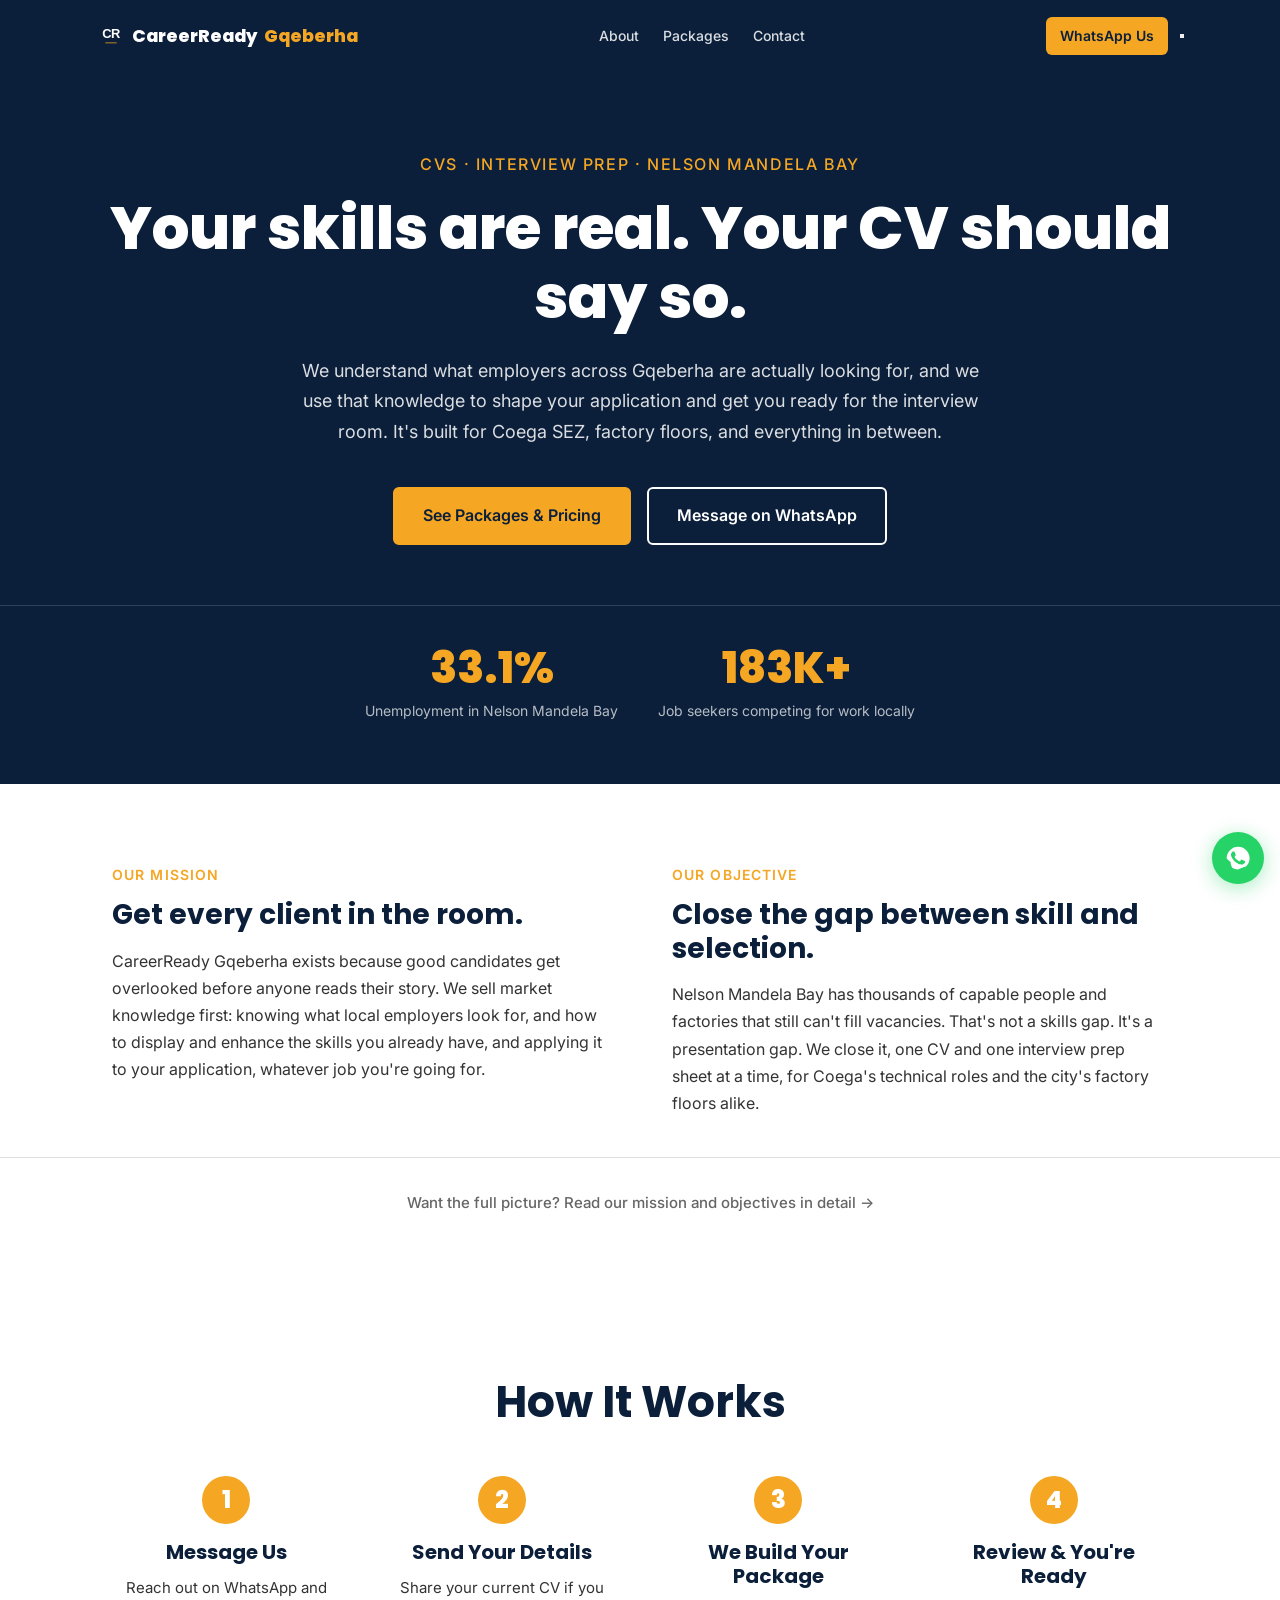
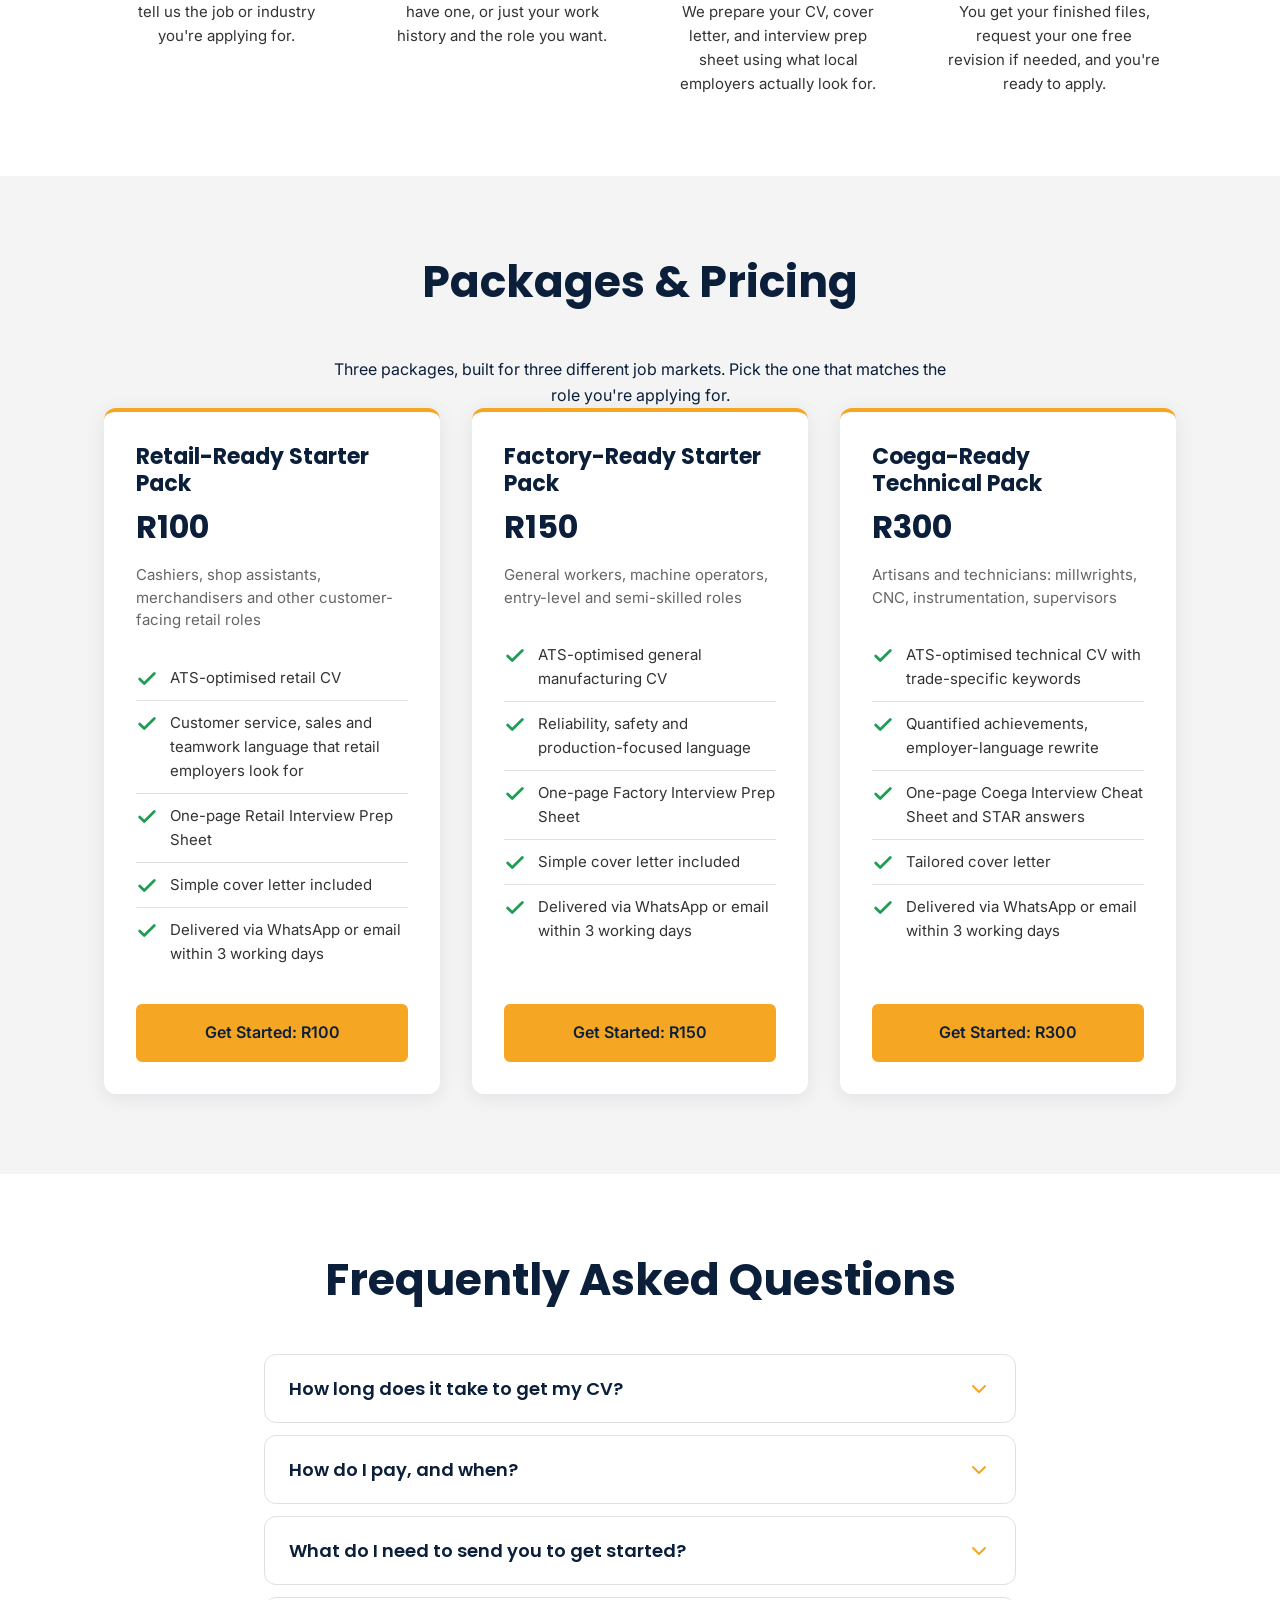
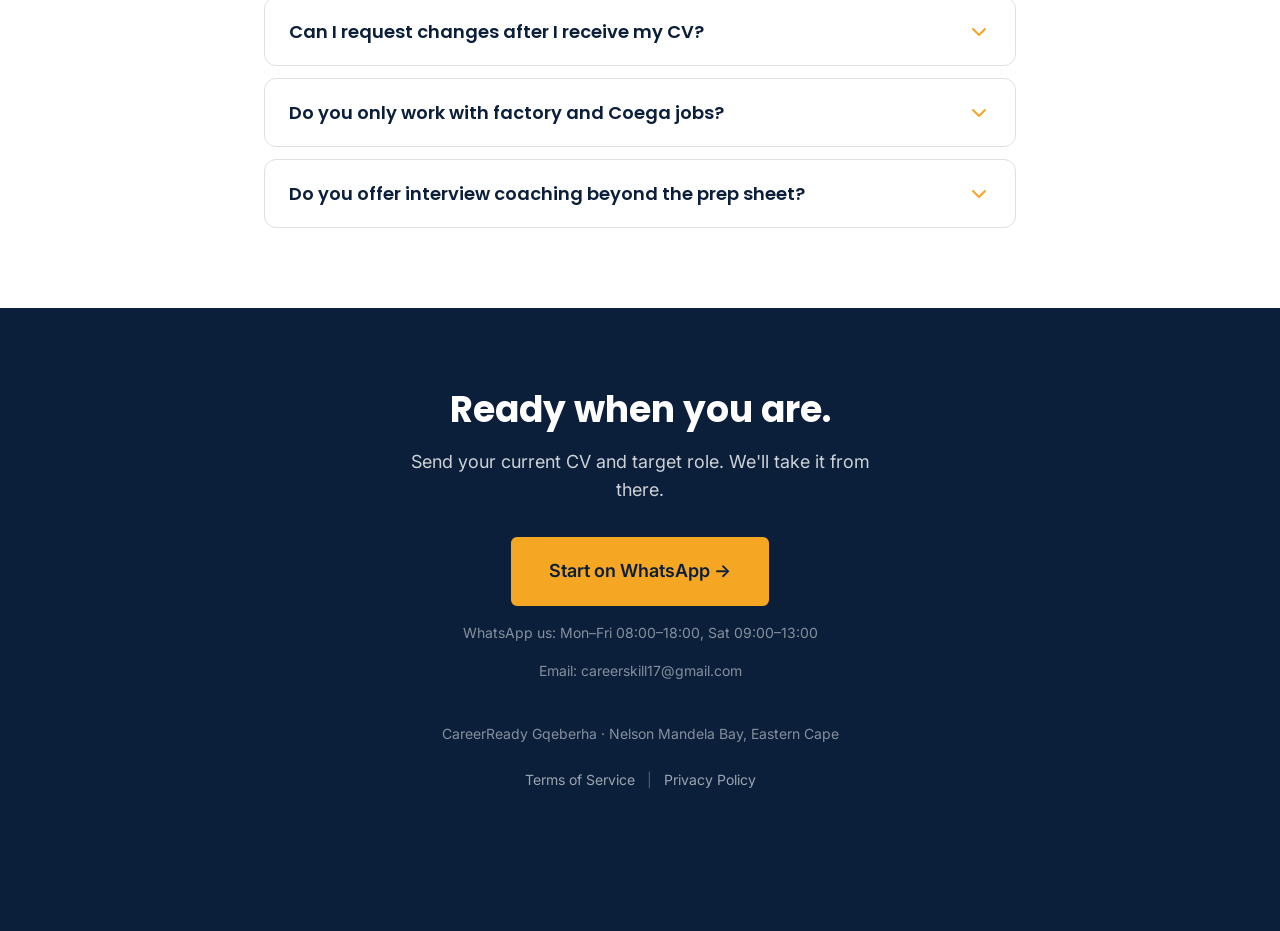
<file: index.html>
<!DOCTYPE html>
<html lang="en">
<head>
  <meta charset="UTF-8">
  <meta name="viewport" content="width=device-width, initial-scale=1.0">
  <meta name="description" content="CareerReady Gqeberha: Professional CV writing and interview prep for job seekers in Nelson Mandela Bay, Eastern Cape.">
  <title>CareerReady Gqeberha | CV Writing & Interview Prep</title>
  <link rel="preconnect" href="https://fonts.googleapis.com">
  <link rel="preconnect" href="https://fonts.gstatic.com" crossorigin>
  <link href="https://fonts.googleapis.com/css2?family=Inter:wght@400;500;600&family=Poppins:wght@700;800&display=swap" rel="stylesheet">
  <link rel="stylesheet" href="css/style.css">
  <link rel="icon" type="image/svg+xml" href="data:image/svg+xml,%3Csvg xmlns='http://www.w3.org/2000/svg' viewBox='0 0 100 100'%3E%3Ccircle cx='50' cy='50' r='50' fill='%230B1F3A'/%3E%3Ctext x='50' y='62' font-family='Arial, sans-serif' font-weight='900' font-size='42' fill='%23FFFFFF' text-anchor='middle'%3ECR%3C/text%3E%3Crect x='30' y='72' width='40' height='4' rx='2' fill='%23F5A623'/%3E%3C/svg%3E">
  <meta property="og:title" content="CareerReady Gqeberha - CVs & Interview Prep">
  <meta property="og:description" content="We know what Nelson Mandela Bay employers look for. CVs, cover letters, and interview prep built for local job seekers.">
  <meta property="og:type" content="website">
  <meta property="og:image" content="https://jarredjuliusbuilds.github.io/Career-ready-GQ/assets/og-image.png">
  <meta property="og:url" content="https://jarredjuliusbuilds.github.io/Career-ready-GQ/">
  <link rel="canonical" href="https://jarredjuliusbuilds.github.io/Career-ready-GQ/">
  <meta name="twitter:card" content="summary_large_image">
  <meta name="twitter:title" content="CareerReady Gqeberha - CVs & Interview Prep">
  <meta name="twitter:description" content="We know what Nelson Mandela Bay employers look for. CVs, cover letters, and interview prep built for local job seekers.">
  <meta name="twitter:image" content="https://jarredjuliusbuilds.github.io/Career-ready-GQ/assets/og-image.png">
</head>
<body>
  <a href="#main" class="skip-link">Skip to main content</a>
  <div id="scrollProgress" class="scroll-progress" aria-hidden="true"></div>

  <nav class="nav" role="navigation" aria-label="Main navigation">
    <div class="nav__inner">
      <a href="#top" class="nav__logo" aria-label="CareerReady Gqeberha home">
        <span class="nav__logo-badge" aria-hidden="true">
          <svg width="40" height="40" viewBox="0 0 1000 1000" xmlns="http://www.w3.org/2000/svg">
            <circle cx="500" cy="500" r="500" fill="#0B1F3A"/>
            <text x="500" y="565" font-family="Arial, sans-serif" font-weight="900"
              font-size="430" letter-spacing="-16" fill="#FFFFFF" text-anchor="middle">CR</text>
            <rect x="305" y="713" width="390" height="26" rx="13" fill="#F5A623"/>
          </svg>
        </span>
        CareerReady <span class="nav__logo--accent">Gqeberha</span>
      </a>
      <ul class="nav__links" role="list">
        <li><a href="#about" class="nav__link">About</a></li>
        <li><a href="#packages" class="nav__link">Packages</a></li>
        <li><a href="#contact" class="nav__link">Contact</a></li>
      </ul>
      <div class="nav__actions">
        <a href="https://wa.me/27759055192" class="nav__cta" target="_blank" rel="noopener noreferrer" aria-label="Message us on WhatsApp">WhatsApp Us</a>
        <button id="hamburger" class="hamburger" aria-label="Open navigation menu" aria-expanded="false" aria-controls="mobileMenu" type="button">
          <span class="hamburger__line" aria-hidden="true"></span>
          <span class="hamburger__line" aria-hidden="true"></span>
          <span class="hamburger__line" aria-hidden="true"></span>
        </button>
      </div>
    </div>
  </nav>

  <div id="mobileMenuOverlay" class="mobile-menu-overlay" aria-hidden="true"></div>
  <aside id="mobileMenu" class="mobile-menu" role="navigation" aria-label="Mobile navigation">
    <a href="#about" class="mobile-menu__link">About</a>
    <a href="#packages" class="mobile-menu__link">Packages</a>
    <a href="#contact" class="mobile-menu__link">Contact</a>
    <a href="https://wa.me/27759055192" class="btn btn--primary mobile-menu__cta" target="_blank" rel="noopener noreferrer">WhatsApp Us</a>
  </aside>

  <header class="hero" id="top" role="banner">
    <div class="hero__content">
      <p class="hero__eyebrow">CVs · Interview Prep · Nelson Mandela Bay</p>
      <h1 class="hero__heading">Your skills are real. Your CV should say so.</h1>
      <p class="hero__subtext">We understand what employers across Gqeberha are actually looking for, and we use that knowledge to shape your application and get you ready for the interview room. It's built for Coega SEZ, factory floors, and everything in between.</p>
      <div class="hero__actions">
        <a href="#packages" class="btn btn--primary">See Packages & Pricing</a>
        <a href="https://wa.me/27759055192" class="btn btn--outline" target="_blank" rel="noopener noreferrer">Message on WhatsApp</a>
      </div>
    </div>
    <div class="hero__stats" role="list" aria-label="Local employment statistics">
      <div class="stat" role="listitem">
        <span class="stat__number">33.1%</span>
        <span class="stat__label">Unemployment in Nelson Mandela Bay</span>
      </div>
      <div class="stat" role="listitem">
        <span class="stat__number">183K+</span>
        <span class="stat__label">Job seekers competing for work locally</span>
      </div>
    </div>
  </header>

  <main id="main">
    <section class="mission" id="about" aria-labelledby="mission-heading">
      <h2 id="mission-heading" class="section__heading visually-hidden">Our Mission & Objective</h2>
      <div class="mission__grid">
        <article class="mission__card">
          <span class="mission__label">Our Mission</span>
          <h3 class="mission__title">Get every client in the room.</h3>
          <p class="mission__text">CareerReady Gqeberha exists because good candidates get overlooked before anyone reads their story. We sell market knowledge first: knowing what local employers look for, and how to display and enhance the skills you already have, and applying it to your application, whatever job you're going for.</p>
        </article>
        <article class="mission__card">
          <span class="mission__label">Our Objective</span>
          <h3 class="mission__title">Close the gap between skill and selection.</h3>
          <p class="mission__text">Nelson Mandela Bay has thousands of capable people and factories that still can't fill vacancies. That's not a skills gap. It's a presentation gap. We close it, one CV and one interview prep sheet at a time, for Coega's technical roles and the city's factory floors alike.</p>
        </article>
      </div>
      <p class="mission__more"><a href="about.html" class="mission__more-link">Want the full picture? Read our mission and objectives in detail →</a></p>
    </section>

    <section class="how-it-works" id="how-it-works" aria-labelledby="how-it-works-heading">
      <h2 id="how-it-works-heading" class="section__heading">How It Works</h2>
      <div class="how-it-works__grid">
        <article class="how-it-works__step">
          <span class="how-it-works__number">1</span>
          <h3 class="how-it-works__title">Message Us</h3>
          <p class="how-it-works__text">Reach out on WhatsApp and tell us the job or industry you're applying for.</p>
        </article>
        <article class="how-it-works__step">
          <span class="how-it-works__number">2</span>
          <h3 class="how-it-works__title">Send Your Details</h3>
          <p class="how-it-works__text">Share your current CV if you have one, or just your work history and the role you want.</p>
        </article>
        <article class="how-it-works__step">
          <span class="how-it-works__number">3</span>
          <h3 class="how-it-works__title">We Build Your Package</h3>
          <p class="how-it-works__text">We prepare your CV, cover letter, and interview prep sheet using what local employers actually look for.</p>
        </article>
        <article class="how-it-works__step">
          <span class="how-it-works__number">4</span>
          <h3 class="how-it-works__title">Review & You're Ready</h3>
          <p class="how-it-works__text">You get your finished files, request your one free revision if needed, and you're ready to apply.</p>
        </article>
      </div>
    </section>

    <section class="packages" id="packages" aria-labelledby="packages-heading">
      <h2 id="packages-heading" class="section__heading">Packages & Pricing</h2>
      <div class="packages__intro">
        <p class="packages__subtext">Three packages, built for three different job markets. Pick the one that matches the role you're applying for.</p>
      </div>
      <div class="packages__grid">
        <article class="package">
          <div class="package__header">
            <h3 class="package__name">Retail-Ready Starter Pack</h3>
            <p class="package__price">R100</p>
          </div>
          <p class="package__target">Cashiers, shop assistants, merchandisers and other customer-facing retail roles</p>
          <ul class="package__features" role="list">
            <li><span class="checkmark" aria-hidden="true"></span>ATS-optimised retail CV</li>
            <li><span class="checkmark" aria-hidden="true"></span>Customer service, sales and teamwork language that retail employers look for</li>
            <li><span class="checkmark" aria-hidden="true"></span>One-page Retail Interview Prep Sheet</li>
            <li><span class="checkmark" aria-hidden="true"></span>Simple cover letter included</li>
            <li><span class="checkmark" aria-hidden="true"></span>Delivered via WhatsApp or email within 3 working days</li>
          </ul>
          <a href="https://wa.me/27759055192" class="btn btn--primary package__cta" target="_blank" rel="noopener noreferrer">Get Started: R100</a>
        </article>
        <article class="package">
          <div class="package__header">
            <h3 class="package__name">Factory-Ready Starter Pack</h3>
            <p class="package__price">R150</p>
          </div>
          <p class="package__target">General workers, machine operators, entry-level and semi-skilled roles</p>
          <ul class="package__features" role="list">
            <li><span class="checkmark" aria-hidden="true"></span>ATS-optimised general manufacturing CV</li>
            <li><span class="checkmark" aria-hidden="true"></span>Reliability, safety and production-focused language</li>
            <li><span class="checkmark" aria-hidden="true"></span>One-page Factory Interview Prep Sheet</li>
            <li><span class="checkmark" aria-hidden="true"></span>Simple cover letter included</li>
            <li><span class="checkmark" aria-hidden="true"></span>Delivered via WhatsApp or email within 3 working days</li>
          </ul>
          <a href="https://wa.me/27759055192" class="btn btn--primary package__cta" target="_blank" rel="noopener noreferrer">Get Started: R150</a>
        </article>
        <article class="package">
          <div class="package__header">
            <h3 class="package__name">Coega-Ready Technical Pack</h3>
            <p class="package__price">R300</p>
          </div>
          <p class="package__target">Artisans and technicians: millwrights, CNC, instrumentation, supervisors</p>
          <ul class="package__features" role="list">
            <li><span class="checkmark" aria-hidden="true"></span>ATS-optimised technical CV with trade-specific keywords</li>
            <li><span class="checkmark" aria-hidden="true"></span>Quantified achievements, employer-language rewrite</li>
            <li><span class="checkmark" aria-hidden="true"></span>One-page Coega Interview Cheat Sheet and STAR answers</li>
            <li><span class="checkmark" aria-hidden="true"></span>Tailored cover letter</li>
            <li><span class="checkmark" aria-hidden="true"></span>Delivered via WhatsApp or email within 3 working days</li>
          </ul>
          <a href="https://wa.me/27759055192" class="btn btn--primary package__cta" target="_blank" rel="noopener noreferrer">Get Started: R300</a>
        </article>
      </div>
    </section>

    <section class="faq" aria-labelledby="faq-heading">
      <div class="faq__container">
        <h2 id="faq-heading" class="section__heading faq__heading">Frequently Asked Questions</h2>
        <ul class="faq__list">
          <li class="faq__item">
            <button class="faq__question" aria-expanded="false" aria-controls="faq-answer-1" type="button">
              <span>How long does it take to get my CV?</span>
              <span class="faq__icon" aria-hidden="true">
                <svg xmlns="http://www.w3.org/2000/svg" viewBox="0 0 24 24" fill="none" stroke="currentColor" stroke-width="2" stroke-linecap="round" stroke-linejoin="round"><polyline points="6 9 12 15 18 9"></polyline></svg>
              </span>
            </button>
            <div id="faq-answer-1" class="faq__answer" role="region" aria-labelledby="faq-answer-1">
              <div class="faq__answer-content">
                <p>Every package is delivered within 3 working days of receiving your payment and the information we need.</p>
              </div>
            </div>
          </li>
          <li class="faq__item">
            <button class="faq__question" aria-expanded="false" aria-controls="faq-answer-2" type="button">
              <span>How do I pay, and when?</span>
              <span class="faq__icon" aria-hidden="true">
                <svg xmlns="http://www.w3.org/2000/svg" viewBox="0 0 24 24" fill="none" stroke="currentColor" stroke-width="2" stroke-linecap="round" stroke-linejoin="round"><polyline points="6 9 12 15 18 9"></polyline></svg>
              </span>
            </button>
            <div id="faq-answer-2" class="faq__answer" role="region" aria-labelledby="faq-answer-2">
              <div class="faq__answer-content">
                <p>Payment is by EFT bank transfer. Details are sent to you directly on WhatsApp once we've confirmed your package.</p>
              </div>
            </div>
          </li>
          <li class="faq__item">
            <button class="faq__question" aria-expanded="false" aria-controls="faq-answer-3" type="button">
              <span>What do I need to send you to get started?</span>
              <span class="faq__icon" aria-hidden="true">
                <svg xmlns="http://www.w3.org/2000/svg" viewBox="0 0 24 24" fill="none" stroke="currentColor" stroke-width="2" stroke-linecap="round" stroke-linejoin="round"><polyline points="6 9 12 15 18 9"></polyline></svg>
              </span>
            </button>
            <div id="faq-answer-3" class="faq__answer" role="region" aria-labelledby="faq-answer-3">
              <div class="faq__answer-content">
                <p>Your current CV if you have one, and the job or role you're applying for. If you don't have a CV yet, that's fine too. Just tell us about your work history and the role you want.</p>
              </div>
            </div>
          </li>
          <li class="faq__item">
            <button class="faq__question" aria-expanded="false" aria-controls="faq-answer-4" type="button">
              <span>Can I request changes after I receive my CV?</span>
              <span class="faq__icon" aria-hidden="true">
                <svg xmlns="http://www.w3.org/2000/svg" viewBox="0 0 24 24" fill="none" stroke="currentColor" stroke-width="2" stroke-linecap="round" stroke-linejoin="round"><polyline points="6 9 12 15 18 9"></polyline></svg>
              </span>
            </button>
            <div id="faq-answer-4" class="faq__answer" role="region" aria-labelledby="faq-answer-4">
              <div class="faq__answer-content">
                <p>Yes, every package includes one free revision, as long as it's requested within 7 days of delivery.</p>
              </div>
            </div>
          </li>
          <li class="faq__item">
            <button class="faq__question" aria-expanded="false" aria-controls="faq-answer-5" type="button">
              <span>Do you only work with factory and Coega jobs?</span>
              <span class="faq__icon" aria-hidden="true">
                <svg xmlns="http://www.w3.org/2000/svg" viewBox="0 0 24 24" fill="none" stroke="currentColor" stroke-width="2" stroke-linecap="round" stroke-linejoin="round"><polyline points="6 9 12 15 18 9"></polyline></svg>
              </span>
            </button>
            <div id="faq-answer-5" class="faq__answer" role="region" aria-labelledby="faq-answer-5">
              <div class="faq__answer-content">
                <p>No, we have three built packages (retail, factory and Coega), but we write CVs for any job. Message us on WhatsApp and we'll tell you which package fits, or tailor something to your role.</p>
              </div>
            </div>
          </li>
          <li class="faq__item">
            <button class="faq__question" aria-expanded="false" aria-controls="faq-answer-6" type="button">
              <span>Do you offer interview coaching beyond the prep sheet?</span>
              <span class="faq__icon" aria-hidden="true">
                <svg xmlns="http://www.w3.org/2000/svg" viewBox="0 0 24 24" fill="none" stroke="currentColor" stroke-width="2" stroke-linecap="round" stroke-linejoin="round"><polyline points="6 9 12 15 18 9"></polyline></svg>
              </span>
            </button>
            <div id="faq-answer-6" class="faq__answer" role="region" aria-labelledby="faq-answer-6">
              <div class="faq__answer-content">
                <p>Yes, and it depends on your package. The Coega-Ready Technical Pack includes an optional 30-minute mock interview over WhatsApp video for R250. The Factory-Ready Starter Pack includes an optional 5-minute WhatsApp voice note walking you through your prep sheet for R100.</p>
              </div>
            </div>
          </li>
        </ul>
      </div>
    </section>
  </main>

  <footer class="footer" id="contact" role="contentinfo">
    <div class="footer__content">
      <h2 class="footer__heading">Ready when you are.</h2>
      <p class="footer__text">Send your current CV and target role. We'll take it from there.</p>
      <a href="https://wa.me/27759055192" class="btn btn--primary btn--large" target="_blank" rel="noopener noreferrer">Start on WhatsApp →</a>
      <p class="footer__hours">WhatsApp us: Mon–Fri 08:00–18:00, Sat 09:00–13:00</p>
      <p class="footer__hours">Email: <a href="mailto:careerskill17@gmail.com" class="footer__email">careerskill17@gmail.com</a></p>
      <p class="footer__copyright">CareerReady Gqeberha · Nelson Mandela Bay, Eastern Cape</p>
      <nav class="footer__legal" aria-label="Legal links">
        <a href="terms.html" class="footer__legal-link">Terms of Service</a>
        <span class="footer__legal-separator" aria-hidden="true">|</span>
        <a href="privacy.html" class="footer__legal-link">Privacy Policy</a>
      </nav>
    </div>
  </footer>

  <a href="https://wa.me/27759055192" class="fab-whatsapp" target="_blank" rel="noopener noreferrer" aria-label="Message us on WhatsApp">
    <svg xmlns="http://www.w3.org/2000/svg" viewBox="0 0 24 24" fill="currentColor" width="28" height="28" aria-hidden="true"><path d="M17.472 14.382c-.297-.149-1.758-.867-2.03-.967-.273-.099-.471-.148-.67.15-.197.297-.767.966-.94 1.164-.173.199-.347.223-.644.075-.297-.15-1.255-.463-2.39-1.475-.883-.788-1.48-1.761-1.653-2.059-.173-.297-.018-.458.13-.606.134-.133.298-.347.446-.52.149-.174.198-.298.298-.472.099-.174.05-.369-.025-.52-.075-.149-.669-1.612-.916-2.207-.242-.579-.487-.5-.669-.51-.173-.008-.371-.01-.57-.01-.198 0-.52.074-.792.372-.272.297-1.04 1.016-1.04 2.479 0 1.462 1.065 2.875 1.213 3.074.149.198 2.095 3.2 5.077 4.487.709.306 1.263.489 1.694.625.712.227 1.36.195 1.871.118.571-.085 1.758-.719 2.006-1.413.248-.694.248-1.289.173-1.413-.074-.124-.272-.198-.57-.347m-5.421 7.403h-.004a9.87 9.87 0 01-5.031-1.378 9.86 9.86 0 01-1.379-5.031h-.003A9.87 9.87 0 012.25 12.25c0-2.66 1.09-5.14 2.898-6.937a9.825 9.825 0 016.951-2.914 9.828 9.828 0 016.951 2.914 9.825 9.825 0 012.898 6.937c0 2.659-1.08 5.13-2.887 6.92a9.839 9.839 0 01-3.458 1.137"/></svg>
  </a>

  <button id="scrollToTop" class="scroll-to-top" aria-label="Scroll to top" type="button">
    <svg xmlns="http://www.w3.org/2000/svg" viewBox="0 0 24 24" fill="none" stroke="currentColor" stroke-width="2.5" stroke-linecap="round" stroke-linejoin="round" width="24" height="24" aria-hidden="true"><polyline points="18 15 12 9 6 15"></polyline></svg>
  </button>

  <script src="js/main.js"></script>
</body>
</html>
</file>
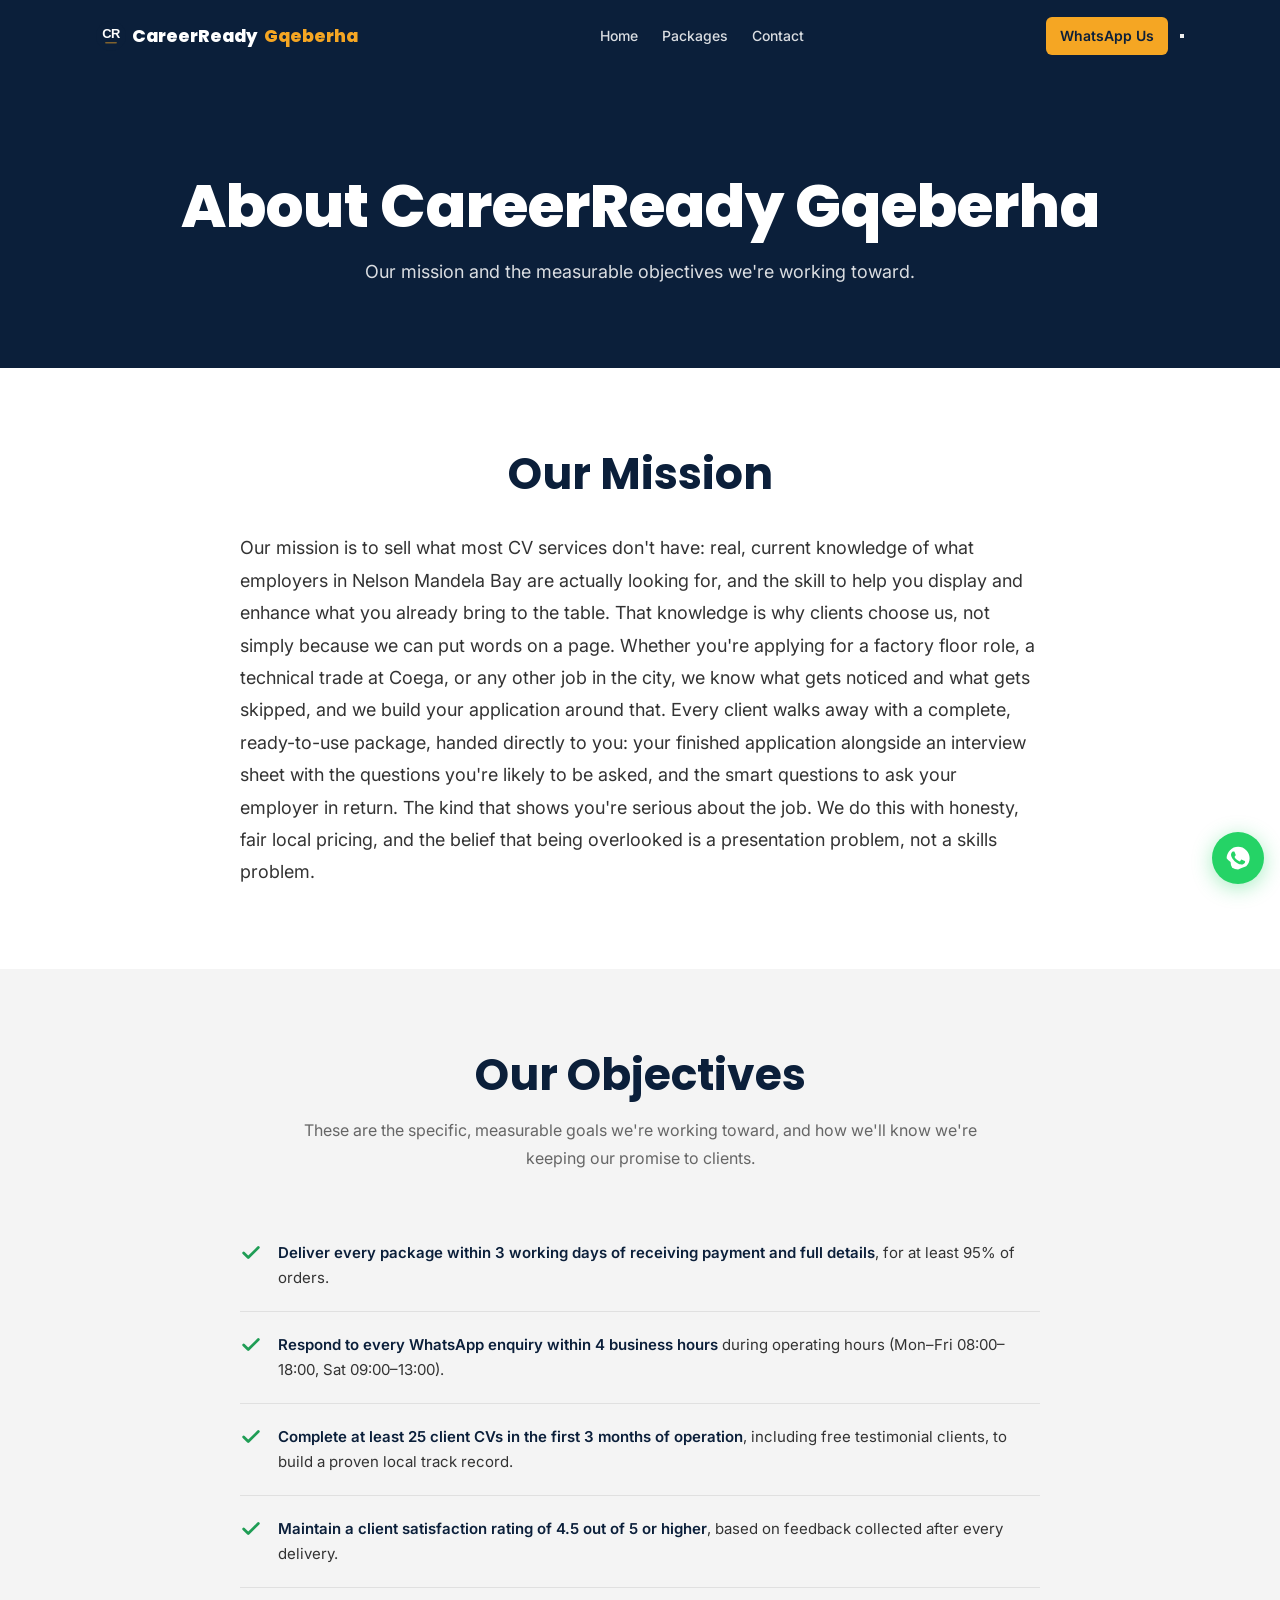
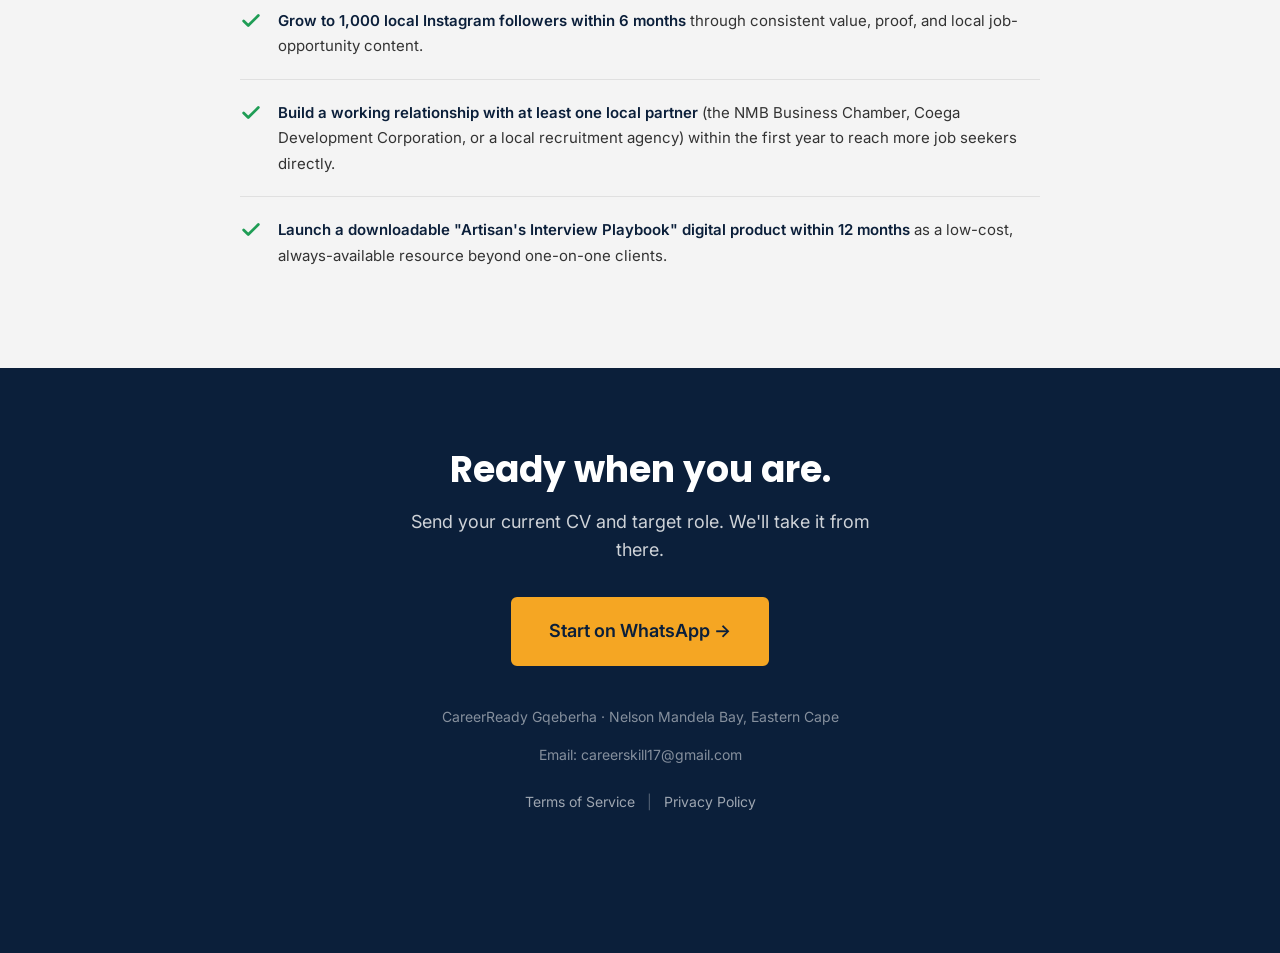
<file: about.html>
<!DOCTYPE html>
<html lang="en">
<head>
  <meta charset="UTF-8">
  <meta name="viewport" content="width=device-width, initial-scale=1.0">
  <meta name="description" content="CareerReady Gqeberha: Our mission and objectives for helping job seekers across Nelson Mandela Bay get seen for the skills they already have.">
  <title>About CareerReady Gqeberha | Mission & Objectives</title>
  <link rel="preconnect" href="https://fonts.googleapis.com">
  <link rel="preconnect" href="https://fonts.gstatic.com" crossorigin>
  <link href="https://fonts.googleapis.com/css2?family=Inter:wght@400;500;600&family=Poppins:wght@700;800&display=swap" rel="stylesheet">
  <link rel="stylesheet" href="css/style.css">
  <link rel="icon" type="image/svg+xml" href="data:image/svg+xml,%3Csvg xmlns='http://www.w3.org/2000/svg' viewBox='0 0 100 100'%3E%3Ccircle cx='50' cy='50' r='50' fill='%230B1F3A'/%3E%3Ctext x='50' y='62' font-family='Arial, sans-serif' font-weight='900' font-size='42' fill='%23FFFFFF' text-anchor='middle'%3ECR%3C/text%3E%3Crect x='30' y='72' width='40' height='4' rx='2' fill='%23F5A623'/%3E%3C/svg%3E">
  <meta property="og:title" content="About CareerReady Gqeberha - Our Mission & Objectives">
  <meta property="og:description" content="Our mission: to sell market knowledge first - knowing what local employers look for, and how to display the skills you already have.">
  <meta property="og:type" content="website">
  <meta property="og:image" content="https://jarredjuliusbuilds.github.io/Career-ready-GQ/assets/og-image.png">
  <meta property="og:url" content="https://jarredjuliusbuilds.github.io/Career-ready-GQ/about.html">
  <link rel="canonical" href="https://jarredjuliusbuilds.github.io/Career-ready-GQ/about.html">
  <meta name="twitter:card" content="summary_large_image">
  <meta name="twitter:title" content="About CareerReady Gqeberha - Our Mission & Objectives">
  <meta name="twitter:description" content="Our mission: to sell market knowledge first - knowing what local employers look for, and how to display the skills you already have.">
  <meta name="twitter:image" content="https://jarredjuliusbuilds.github.io/Career-ready-GQ/assets/og-image.png">
</head>
<body>
  <a href="#main" class="skip-link">Skip to main content</a>
  <div id="scrollProgress" class="scroll-progress" aria-hidden="true"></div>

  <nav class="nav" role="navigation" aria-label="Main navigation">
    <div class="nav__inner">
      <a href="index.html" class="nav__logo" aria-label="CareerReady Gqeberha home">
        <span class="nav__logo-badge" aria-hidden="true">
          <svg width="40" height="40" viewBox="0 0 1000 1000" xmlns="http://www.w3.org/2000/svg">
            <circle cx="500" cy="500" r="500" fill="#0B1F3A"/>
            <text x="500" y="565" font-family="Arial, sans-serif" font-weight="900"
              font-size="430" letter-spacing="-16" fill="#FFFFFF" text-anchor="middle">CR</text>
            <rect x="305" y="713" width="390" height="26" rx="13" fill="#F5A623"/>
          </svg>
        </span>
        CareerReady <span class="nav__logo--accent">Gqeberha</span>
      </a>
      <ul class="nav__links" role="list">
        <li><a href="index.html" class="nav__link">Home</a></li>
        <li><a href="#packages" class="nav__link">Packages</a></li>
        <li><a href="index.html#contact" class="nav__link">Contact</a></li>
      </ul>
      <div class="nav__actions">
        <a href="https://wa.me/27759055192" class="nav__cta" target="_blank" rel="noopener noreferrer" aria-label="Message us on WhatsApp">WhatsApp Us</a>
        <button id="hamburger" class="hamburger" aria-label="Open navigation menu" aria-expanded="false" aria-controls="mobileMenu" type="button">
          <span class="hamburger__line" aria-hidden="true"></span>
          <span class="hamburger__line" aria-hidden="true"></span>
          <span class="hamburger__line" aria-hidden="true"></span>
        </button>
      </div>
    </div>
  </nav>

  <div id="mobileMenuOverlay" class="mobile-menu-overlay" aria-hidden="true"></div>
  <aside id="mobileMenu" class="mobile-menu" role="navigation" aria-label="Mobile navigation">
    <a href="index.html" class="mobile-menu__link">Home</a>
    <a href="#packages" class="mobile-menu__link">Packages</a>
    <a href="index.html#contact" class="mobile-menu__link">Contact</a>
    <a href="https://wa.me/27759055192" class="btn btn--primary mobile-menu__cta" target="_blank" rel="noopener noreferrer">WhatsApp Us</a>
  </aside>

  <header class="hero about-hero" role="banner">
    <div class="hero__content">
      <h1 class="hero__heading">About CareerReady Gqeberha</h1>
      <p class="hero__subtext">Our mission and the measurable objectives we're working toward.</p>
    </div>
  </header>

  <main id="main">
    <section class="about-mission" aria-labelledby="mission-heading">
      <div class="container">
        <h2 id="mission-heading" class="section__heading">Our Mission</h2>
        <p class="about__lead">Our mission is to sell what most CV services don't have: real, current knowledge of what employers in Nelson Mandela Bay are actually looking for, and the skill to help you display and enhance what you already bring to the table. That knowledge is why clients choose us, not simply because we can put words on a page. Whether you're applying for a factory floor role, a technical trade at Coega, or any other job in the city, we know what gets noticed and what gets skipped, and we build your application around that. Every client walks away with a complete, ready-to-use package, handed directly to you: your finished application alongside an interview sheet with the questions you're likely to be asked, and the smart questions to ask your employer in return. The kind that shows you're serious about the job. We do this with honesty, fair local pricing, and the belief that being overlooked is a presentation problem, not a skills problem.</p>
      </div>
    </section>

    <section class="about-objectives" aria-labelledby="objectives-heading">
      <div class="container">
        <h2 id="objectives-heading" class="section__heading">Our Objectives</h2>
        <p class="about__intro">These are the specific, measurable goals we're working toward, and how we'll know we're keeping our promise to clients.</p>
        <ol class="objectives__list">
          <li class="objectives__item">
            <span class="checkmark" aria-hidden="true"></span>
            <div class="objectives__content">
              <strong>Deliver every package within 3 working days of receiving payment and full details</strong>, for at least 95% of orders.
            </div>
          </li>
          <li class="objectives__item">
            <span class="checkmark" aria-hidden="true"></span>
            <div class="objectives__content">
              <strong>Respond to every WhatsApp enquiry within 4 business hours</strong> during operating hours (Mon–Fri 08:00–18:00, Sat 09:00–13:00).
            </div>
          </li>
          <li class="objectives__item">
            <span class="checkmark" aria-hidden="true"></span>
            <div class="objectives__content">
              <strong>Complete at least 25 client CVs in the first 3 months of operation</strong>, including free testimonial clients, to build a proven local track record.
            </div>
          </li>
          <li class="objectives__item">
            <span class="checkmark" aria-hidden="true"></span>
            <div class="objectives__content">
              <strong>Maintain a client satisfaction rating of 4.5 out of 5 or higher</strong>, based on feedback collected after every delivery.
            </div>
          </li>
          <li class="objectives__item">
            <span class="checkmark" aria-hidden="true"></span>
            <div class="objectives__content">
              <strong>Grow to 1,000 local Instagram followers within 6 months</strong> through consistent value, proof, and local job-opportunity content.
            </div>
          </li>
          <li class="objectives__item">
            <span class="checkmark" aria-hidden="true"></span>
            <div class="objectives__content">
              <strong>Build a working relationship with at least one local partner</strong> (the NMB Business Chamber, Coega Development Corporation, or a local recruitment agency) within the first year to reach more job seekers directly.
            </div>
          </li>
          <li class="objectives__item">
            <span class="checkmark" aria-hidden="true"></span>
            <div class="objectives__content">
              <strong>Launch a downloadable "Artisan's Interview Playbook" digital product within 12 months</strong> as a low-cost, always-available resource beyond one-on-one clients.
            </div>
          </li>
        </ol>
      </div>
    </section>
  </main>

  <footer class="footer" id="contact" role="contentinfo">
    <div class="footer__content">
      <h2 class="footer__heading">Ready when you are.</h2>
      <p class="footer__text">Send your current CV and target role. We'll take it from there.</p>
      <a href="https://wa.me/27759055192" class="btn btn--primary btn--large" target="_blank" rel="noopener noreferrer">Start on WhatsApp →</a>
      <p class="footer__copyright">CareerReady Gqeberha · Nelson Mandela Bay, Eastern Cape</p>
      <p class="footer__hours">Email: <a href="mailto:careerskill17@gmail.com" class="footer__email">careerskill17@gmail.com</a></p>
      <nav class="footer__legal" aria-label="Legal links">
        <a href="terms.html" class="footer__legal-link">Terms of Service</a>
        <span class="footer__legal-separator" aria-hidden="true">|</span>
        <a href="privacy.html" class="footer__legal-link">Privacy Policy</a>
      </nav>
    </div>
  </footer>

  <a href="https://wa.me/27759055192" class="fab-whatsapp" target="_blank" rel="noopener noreferrer" aria-label="Message us on WhatsApp">
    <svg xmlns="http://www.w3.org/2000/svg" viewBox="0 0 24 24" fill="currentColor" width="28" height="28" aria-hidden="true"><path d="M17.472 14.382c-.297-.149-1.758-.867-2.03-.967-.273-.099-.471-.148-.67.15-.197.297-.767.966-.94 1.164-.173.199-.347.223-.644.075-.297-.15-1.255-.463-2.39-1.475-.883-.788-1.48-1.761-1.653-2.059-.173-.297-.018-.458.13-.606.134-.133.298-.347.446-.52.149-.174.198-.298.298-.472.099-.174.05-.369-.025-.52-.075-.149-.669-1.612-.916-2.207-.242-.579-.487-.5-.669-.51-.173-.008-.371-.01-.57-.01-.198 0-.52.074-.792.372-.272.297-1.04 1.016-1.04 2.479 0 1.462 1.065 2.875 1.213 3.074.149.198 2.095 3.2 5.077 4.487.709.306 1.263.489 1.694.625.712.227 1.36.195 1.871.118.571-.085 1.758-.719 2.006-1.413.248-.694.248-1.289.173-1.413-.074-.124-.272-.198-.57-.347m-5.421 7.403h-.004a9.87 9.87 0 01-5.031-1.378 9.86 9.86 0 01-1.379-5.031h-.003A9.87 9.87 0 012.25 12.25c0-2.66 1.09-5.14 2.898-6.937a9.825 9.825 0 016.951-2.914 9.828 9.828 0 016.951 2.914 9.825 9.825 0 012.898 6.937c0 2.659-1.08 5.13-2.887 6.92a9.839 9.839 0 01-3.458 1.137"/></svg>
  </a>

  <button id="scrollToTop" class="scroll-to-top" aria-label="Scroll to top" type="button">
    <svg xmlns="http://www.w3.org/2000/svg" viewBox="0 0 24 24" fill="none" stroke="currentColor" stroke-width="2.5" stroke-linecap="round" stroke-linejoin="round" width="24" height="24" aria-hidden="true"><polyline points="18 15 12 9 6 15"></polyline></svg>
  </button>

  <script src="js/main.js"></script>
</body>
</html>
</file>
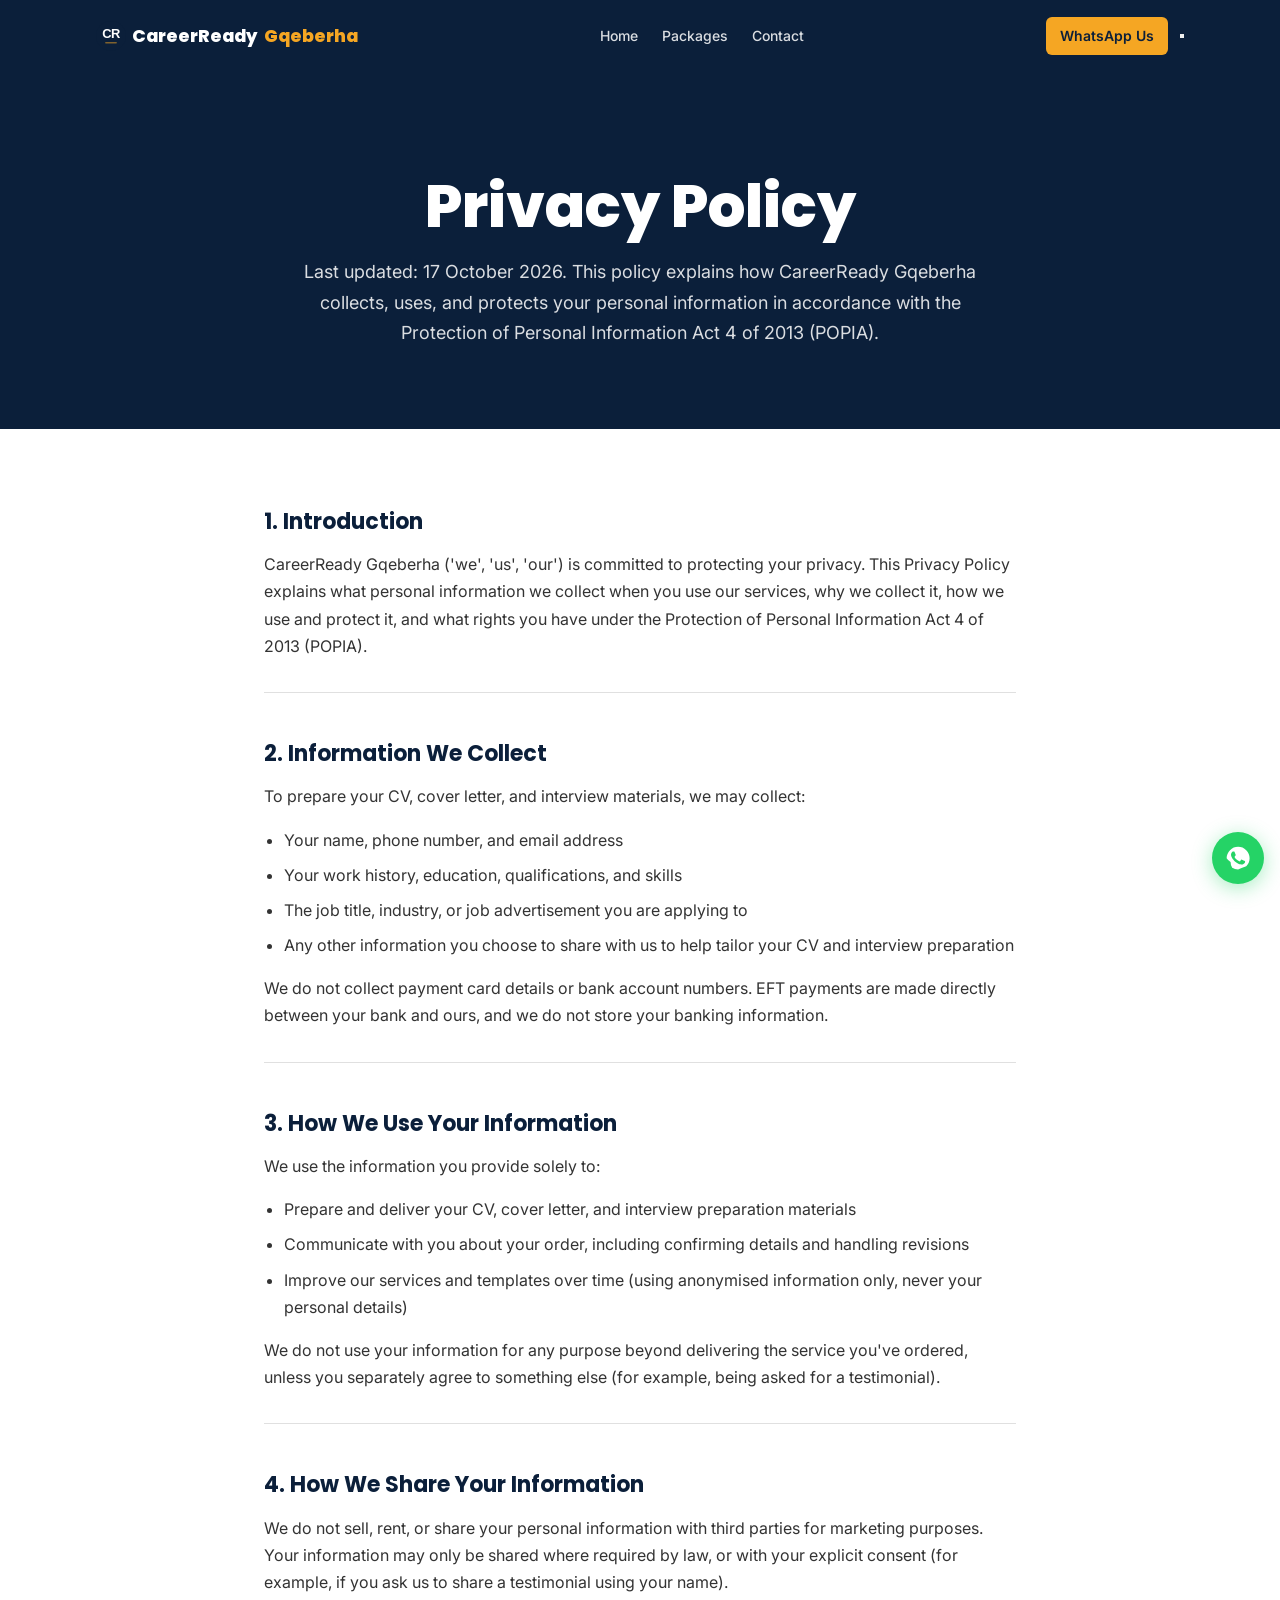
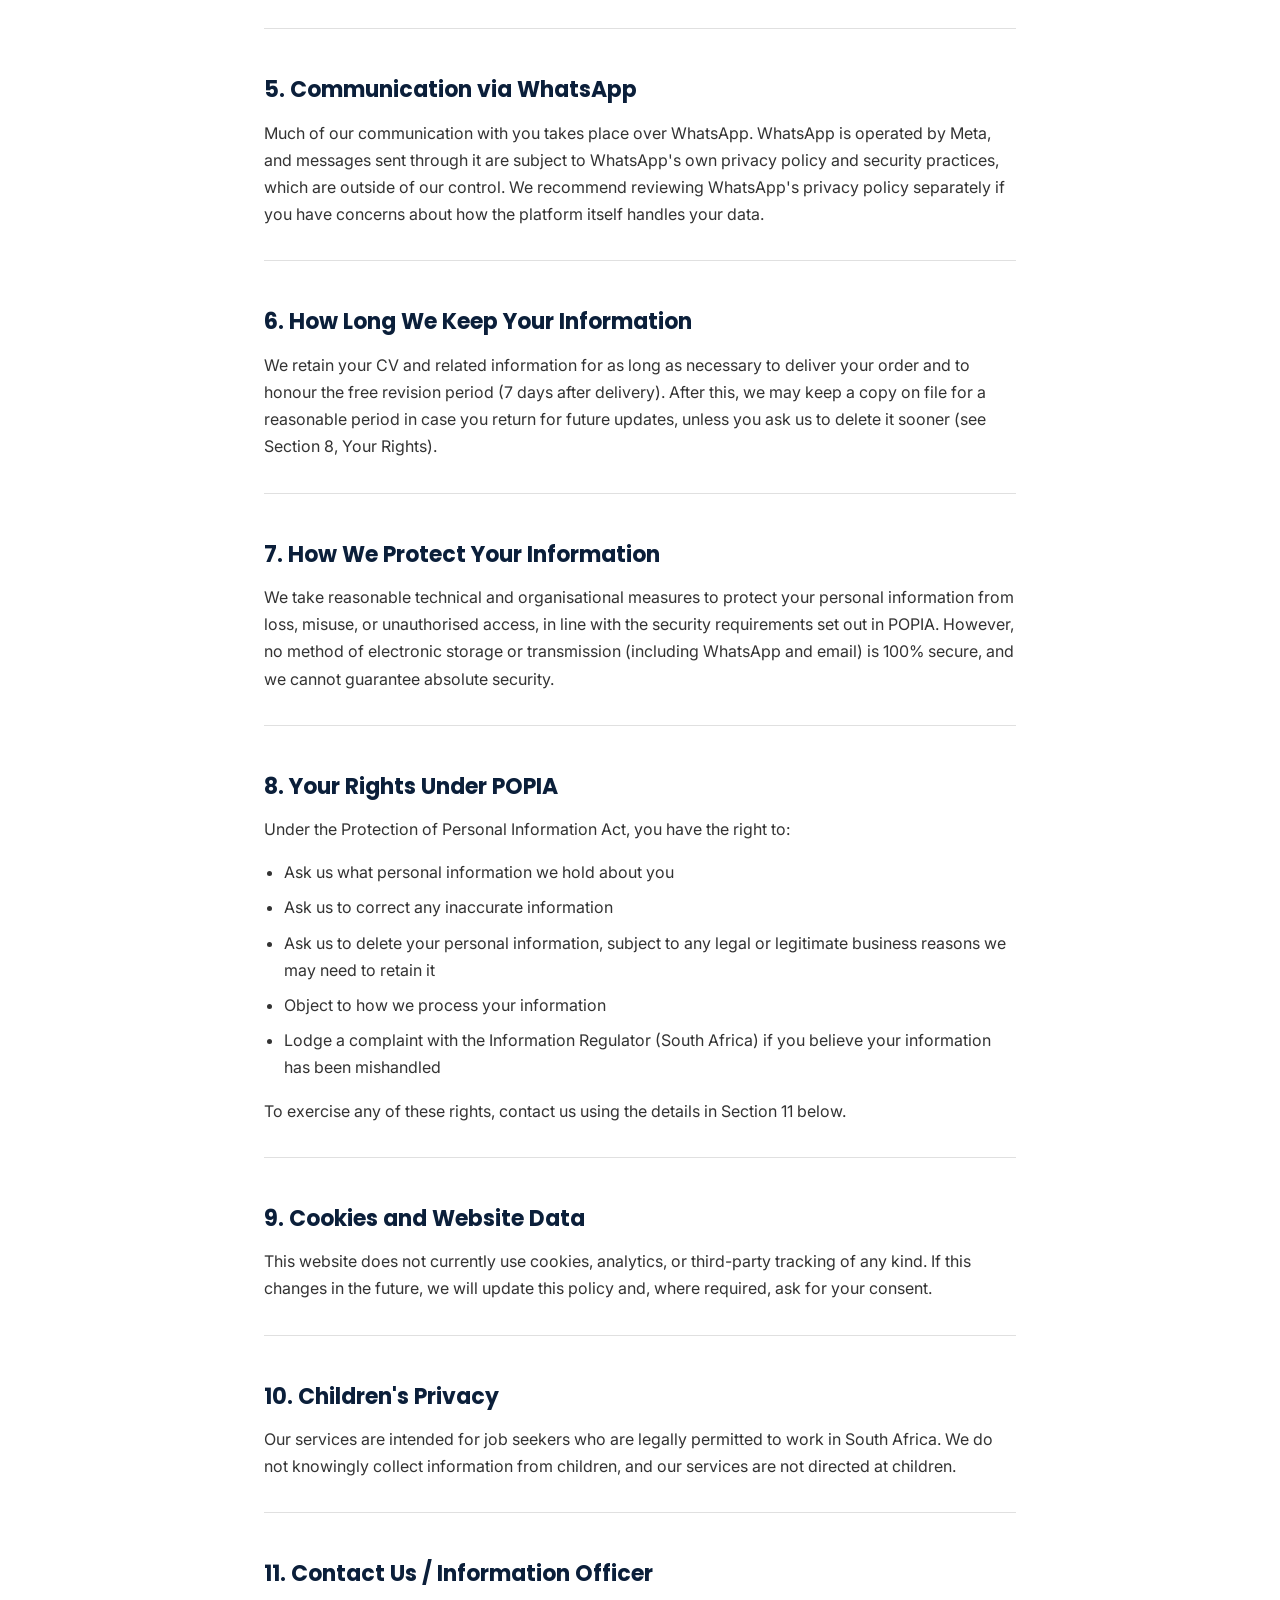
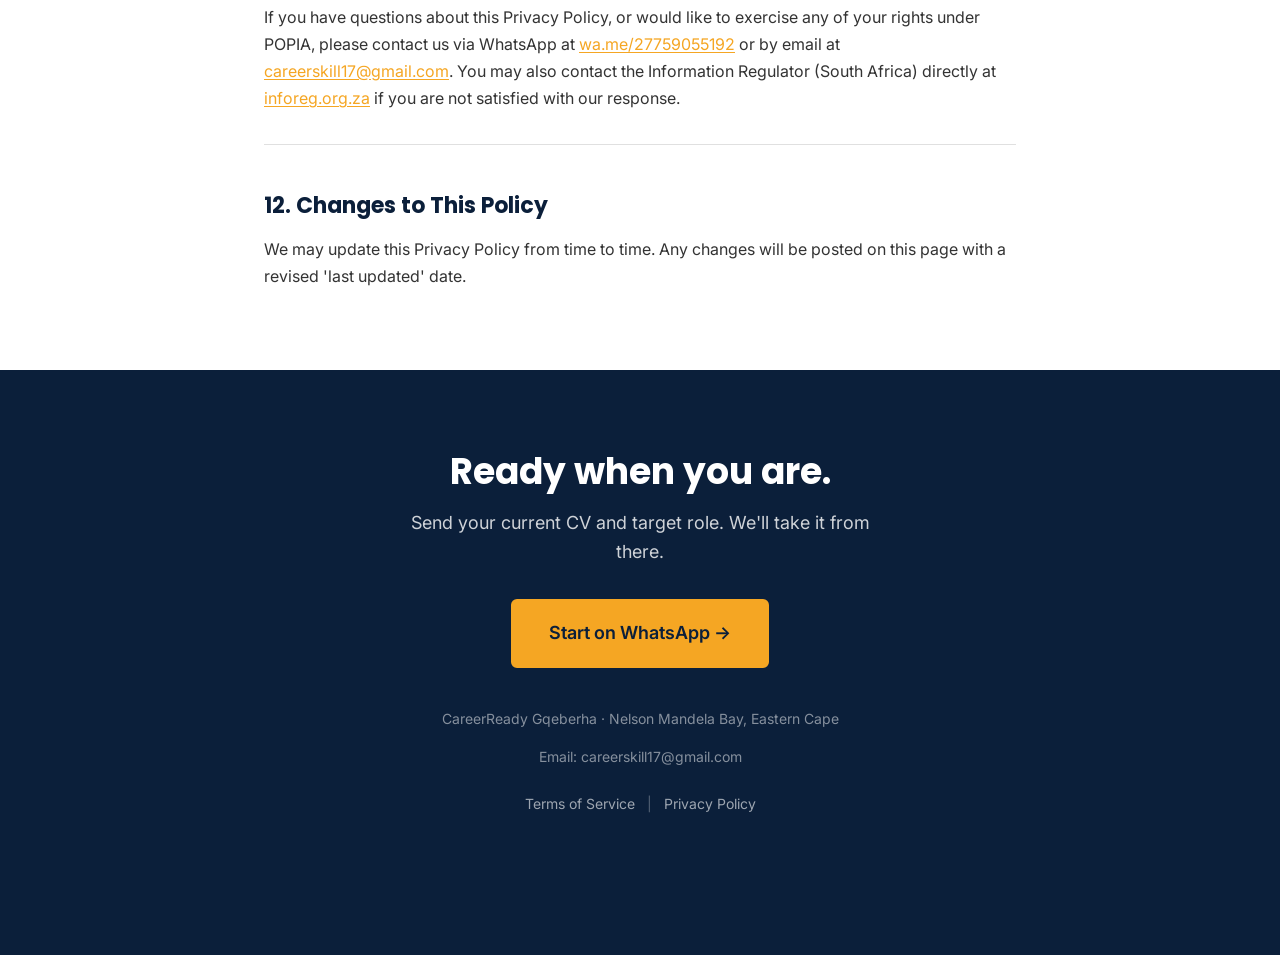
<file: privacy.html>
<!DOCTYPE html>
<html lang="en">
<head>
  <meta charset="UTF-8">
  <meta name="viewport" content="width=device-width, initial-scale=1.0">
  <meta name="description" content="Privacy Policy for CareerReady Gqeberha - CV writing and interview prep services in Nelson Mandela Bay, Eastern Cape. POPIA-compliant.">
  <title>Privacy Policy | CareerReady Gqeberha</title>
  <link rel="preconnect" href="https://fonts.googleapis.com">
  <link rel="preconnect" href="https://fonts.gstatic.com" crossorigin>
  <link href="https://fonts.googleapis.com/css2?family=Inter:wght@400;500;600&family=Poppins:wght@700;800&display=swap" rel="stylesheet">
  <link rel="stylesheet" href="css/style.css">
  <link rel="icon" type="image/svg+xml" href="data:image/svg+xml,%3Csvg xmlns='http://www.w3.org/2000/svg' viewBox='0 0 100 100'%3E%3Ccircle cx='50' cy='50' r='50' fill='%230B1F3A'/%3E%3Ctext x='50' y='62' font-family='Arial, sans-serif' font-weight='900' font-size='42' fill='%23FFFFFF' text-anchor='middle'%3ECR%3C/text%3E%3Crect x='30' y='72' width='40' height='4' rx='2' fill='%23F5A623'/%3E%3C/svg%3E">
  <meta property="og:title" content="Privacy Policy | CareerReady Gqeberha">
  <meta property="og:description" content="POPIA-compliant Privacy Policy for CareerReady Gqeberha - how we collect, use, and protect your personal information.">
  <meta property="og:type" content="website">
  <meta property="og:image" content="https://jarredjuliusbuilds.github.io/Career-ready-GQ/assets/og-image.png">
  <meta property="og:url" content="https://jarredjuliusbuilds.github.io/Career-ready-GQ/privacy.html">
  <link rel="canonical" href="https://jarredjuliusbuilds.github.io/Career-ready-GQ/privacy.html">
  <meta name="twitter:card" content="summary_large_image">
  <meta name="twitter:title" content="Privacy Policy | CareerReady Gqeberha">
  <meta name="twitter:description" content="POPIA-compliant Privacy Policy for CareerReady Gqeberha - how we collect, use, and protect your personal information.">
  <meta name="twitter:image" content="https://jarredjuliusbuilds.github.io/Career-ready-GQ/assets/og-image.png">
</head>
<body>
  <a href="#main" class="skip-link">Skip to main content</a>
  <div id="scrollProgress" class="scroll-progress" aria-hidden="true"></div>

  <nav class="nav" role="navigation" aria-label="Main navigation">
    <div class="nav__inner">
      <a href="index.html" class="nav__logo" aria-label="CareerReady Gqeberha home">
        <span class="nav__logo-badge" aria-hidden="true">
          <svg width="40" height="40" viewBox="0 0 1000 1000" xmlns="http://www.w3.org/2000/svg">
            <circle cx="500" cy="500" r="500" fill="#0B1F3A"/>
            <text x="500" y="565" font-family="Arial, sans-serif" font-weight="900"
              font-size="430" letter-spacing="-16" fill="#FFFFFF" text-anchor="middle">CR</text>
            <rect x="305" y="713" width="390" height="26" rx="13" fill="#F5A623"/>
          </svg>
        </span>
        CareerReady <span class="nav__logo--accent">Gqeberha</span>
      </a>
      <ul class="nav__links" role="list">
        <li><a href="index.html" class="nav__link">Home</a></li>
        <li><a href="index.html#packages" class="nav__link">Packages</a></li>
        <li><a href="index.html#contact" class="nav__link">Contact</a></li>
      </ul>
      <div class="nav__actions">
        <a href="https://wa.me/27759055192" class="nav__cta" target="_blank" rel="noopener noreferrer" aria-label="Message us on WhatsApp">WhatsApp Us</a>
        <button id="hamburger" class="hamburger" aria-label="Open navigation menu" aria-expanded="false" aria-controls="mobileMenu" type="button">
          <span class="hamburger__line" aria-hidden="true"></span>
          <span class="hamburger__line" aria-hidden="true"></span>
          <span class="hamburger__line" aria-hidden="true"></span>
        </button>
      </div>
    </div>
  </nav>

  <div id="mobileMenuOverlay" class="mobile-menu-overlay" aria-hidden="true"></div>
  <aside id="mobileMenu" class="mobile-menu" role="navigation" aria-label="Mobile navigation">
    <a href="index.html" class="mobile-menu__link">Home</a>
    <a href="index.html#packages" class="mobile-menu__link">Packages</a>
    <a href="index.html#contact" class="mobile-menu__link">Contact</a>
    <a href="https://wa.me/27759055192" class="btn btn--primary mobile-menu__cta" target="_blank" rel="noopener noreferrer">WhatsApp Us</a>
  </aside>

  <header class="hero about-hero" role="banner">
    <div class="hero__content">
      <h1 class="hero__heading">Privacy Policy</h1>
      <p class="hero__subtext">Last updated: 17 October 2026. This policy explains how CareerReady Gqeberha collects, uses, and protects your personal information in accordance with the Protection of Personal Information Act 4 of 2013 (POPIA).</p>
    </div>
  </header>

  <main id="main">
    <section class="legal">
      <div class="legal__container">
        <article class="legal__section">
          <h2 class="legal__heading">1. Introduction</h2>
          <p>CareerReady Gqeberha ('we', 'us', 'our') is committed to protecting your privacy. This Privacy Policy explains what personal information we collect when you use our services, why we collect it, how we use and protect it, and what rights you have under the Protection of Personal Information Act 4 of 2013 (POPIA).</p>
        </article>

        <article class="legal__section">
          <h2 class="legal__heading">2. Information We Collect</h2>
          <p>To prepare your CV, cover letter, and interview materials, we may collect:</p>
          <ul class="legal__list">
            <li>Your name, phone number, and email address</li>
            <li>Your work history, education, qualifications, and skills</li>
            <li>The job title, industry, or job advertisement you are applying to</li>
            <li>Any other information you choose to share with us to help tailor your CV and interview preparation</li>
          </ul>
          <p>We do not collect payment card details or bank account numbers. EFT payments are made directly between your bank and ours, and we do not store your banking information.</p>
        </article>

        <article class="legal__section">
          <h2 class="legal__heading">3. How We Use Your Information</h2>
          <p>We use the information you provide solely to:</p>
          <ul class="legal__list">
            <li>Prepare and deliver your CV, cover letter, and interview preparation materials</li>
            <li>Communicate with you about your order, including confirming details and handling revisions</li>
            <li>Improve our services and templates over time (using anonymised information only, never your personal details)</li>
          </ul>
          <p>We do not use your information for any purpose beyond delivering the service you've ordered, unless you separately agree to something else (for example, being asked for a testimonial).</p>
        </article>

        <article class="legal__section">
          <h2 class="legal__heading">4. How We Share Your Information</h2>
          <p>We do not sell, rent, or share your personal information with third parties for marketing purposes. Your information may only be shared where required by law, or with your explicit consent (for example, if you ask us to share a testimonial using your name).</p>
        </article>

        <article class="legal__section">
          <h2 class="legal__heading">5. Communication via WhatsApp</h2>
          <p>Much of our communication with you takes place over WhatsApp. WhatsApp is operated by Meta, and messages sent through it are subject to WhatsApp's own privacy policy and security practices, which are outside of our control. We recommend reviewing WhatsApp's privacy policy separately if you have concerns about how the platform itself handles your data.</p>
        </article>

        <article class="legal__section">
          <h2 class="legal__heading">6. How Long We Keep Your Information</h2>
          <p>We retain your CV and related information for as long as necessary to deliver your order and to honour the free revision period (7 days after delivery). After this, we may keep a copy on file for a reasonable period in case you return for future updates, unless you ask us to delete it sooner (see Section 8, Your Rights).</p>
        </article>

        <article class="legal__section">
          <h2 class="legal__heading">7. How We Protect Your Information</h2>
          <p>We take reasonable technical and organisational measures to protect your personal information from loss, misuse, or unauthorised access, in line with the security requirements set out in POPIA. However, no method of electronic storage or transmission (including WhatsApp and email) is 100% secure, and we cannot guarantee absolute security.</p>
        </article>

        <article class="legal__section">
          <h2 class="legal__heading">8. Your Rights Under POPIA</h2>
          <p>Under the Protection of Personal Information Act, you have the right to:</p>
          <ul class="legal__list">
            <li>Ask us what personal information we hold about you</li>
            <li>Ask us to correct any inaccurate information</li>
            <li>Ask us to delete your personal information, subject to any legal or legitimate business reasons we may need to retain it</li>
            <li>Object to how we process your information</li>
            <li>Lodge a complaint with the Information Regulator (South Africa) if you believe your information has been mishandled</li>
          </ul>
          <p>To exercise any of these rights, contact us using the details in Section 11 below.</p>
        </article>

        <article class="legal__section">
          <h2 class="legal__heading">9. Cookies and Website Data</h2>
          <p>This website does not currently use cookies, analytics, or third-party tracking of any kind. If this changes in the future, we will update this policy and, where required, ask for your consent.</p>
        </article>

        <article class="legal__section">
          <h2 class="legal__heading">10. Children's Privacy</h2>
          <p>Our services are intended for job seekers who are legally permitted to work in South Africa. We do not knowingly collect information from children, and our services are not directed at children.</p>
        </article>

        <article class="legal__section">
          <h2 class="legal__heading">11. Contact Us / Information Officer</h2>
          <p>If you have questions about this Privacy Policy, or would like to exercise any of your rights under POPIA, please contact us via WhatsApp at <a href="https://wa.me/27759055192">wa.me/27759055192</a> or by email at <a href="mailto:careerskill17@gmail.com">careerskill17@gmail.com</a>. You may also contact the Information Regulator (South Africa) directly at <a href="https://inforeg.org.za" target="_blank" rel="noopener noreferrer">inforeg.org.za</a> if you are not satisfied with our response.</p>
        </article>

        <article class="legal__section">
          <h2 class="legal__heading">12. Changes to This Policy</h2>
          <p>We may update this Privacy Policy from time to time. Any changes will be posted on this page with a revised 'last updated' date.</p>
        </article>
      </div>
    </section>
  </main>

  <footer class="footer" id="contact" role="contentinfo">
    <div class="footer__content">
      <h2 class="footer__heading">Ready when you are.</h2>
      <p class="footer__text">Send your current CV and target role. We'll take it from there.</p>
      <a href="https://wa.me/27759055192" class="btn btn--primary btn--large" target="_blank" rel="noopener noreferrer">Start on WhatsApp →</a>
      <p class="footer__copyright">CareerReady Gqeberha · Nelson Mandela Bay, Eastern Cape</p>
      <p class="footer__hours">Email: <a href="mailto:careerskill17@gmail.com" class="footer__email">careerskill17@gmail.com</a></p>
      <nav class="footer__legal" aria-label="Legal links">
        <a href="terms.html" class="footer__legal-link">Terms of Service</a>
        <span class="footer__legal-separator" aria-hidden="true">|</span>
        <a href="privacy.html" class="footer__legal-link">Privacy Policy</a>
      </nav>
    </div>
  </footer>

  <a href="https://wa.me/27759055192" class="fab-whatsapp" target="_blank" rel="noopener noreferrer" aria-label="Message us on WhatsApp">
    <svg xmlns="http://www.w3.org/2000/svg" viewBox="0 0 24 24" fill="currentColor" width="28" height="28" aria-hidden="true"><path d="M17.472 14.382c-.297-.149-1.758-.867-2.03-.967-.273-.099-.471-.148-.67.15-.197.297-.767.966-.94 1.164-.173.199-.347.223-.644.075-.297-.15-1.255-.463-2.39-1.475-.883-.788-1.48-1.761-1.653-2.059-.173-.297-.018-.458.13-.606.134-.133.298-.347.446-.52.149-.174.198-.298.298-.472.099-.174.05-.369-.025-.52-.075-.149-.669-1.612-.916-2.207-.242-.579-.487-.5-.669-.51-.173-.008-.371-.01-.57-.01-.198 0-.52.074-.792.372-.272.297-1.04 1.016-1.04 2.479 0 1.462 1.065 2.875 1.213 3.074.149.198 2.095 3.2 5.077 4.487.709.306 1.263.489 1.694.625.712.227 1.36.195 1.871.118.571-.085 1.758-.719 2.006-1.413.248-.694.248-1.289.173-1.413-.074-.124-.272-.198-.57-.347m-5.421 7.403h-.004a9.87 9.87 0 01-5.031-1.378 9.86 9.86 0 01-1.379-5.031h-.003A9.87 9.87 0 012.25 12.25c0-2.66 1.09-5.14 2.898-6.937a9.825 9.825 0 016.951-2.914 9.828 9.828 0 016.951 2.914 9.825 9.825 0 012.898 6.937c0 2.659-1.08 5.13-2.887 6.92a9.839 9.839 0 01-3.458 1.137"/></svg>
  </a>

  <button id="scrollToTop" class="scroll-to-top" aria-label="Scroll to top" type="button">
    <svg xmlns="http://www.w3.org/2000/svg" viewBox="0 0 24 24" fill="none" stroke="currentColor" stroke-width="2.5" stroke-linecap="round" stroke-linejoin="round" width="24" height="24" aria-hidden="true"><polyline points="18 15 12 9 6 15"></polyline></svg>
  </button>

  <script src="js/main.js"></script>
</body>
</html>
</file>
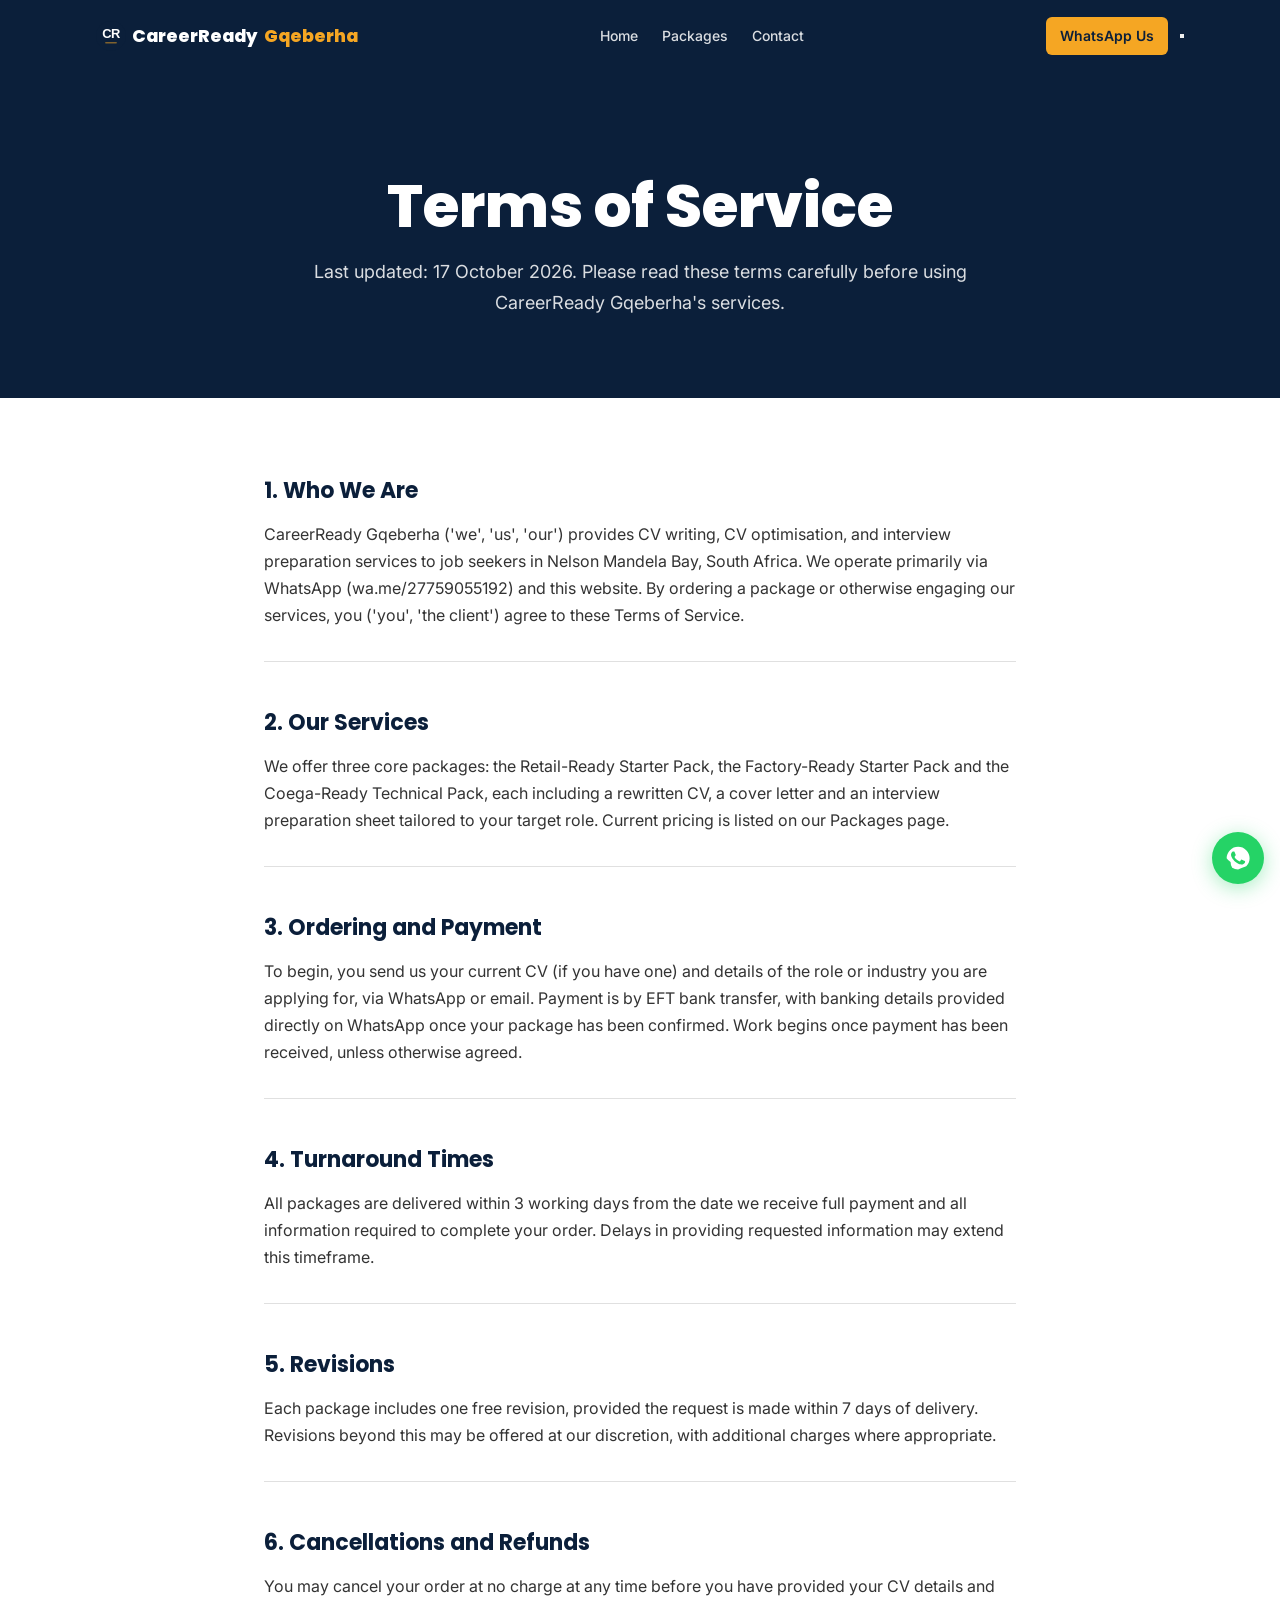
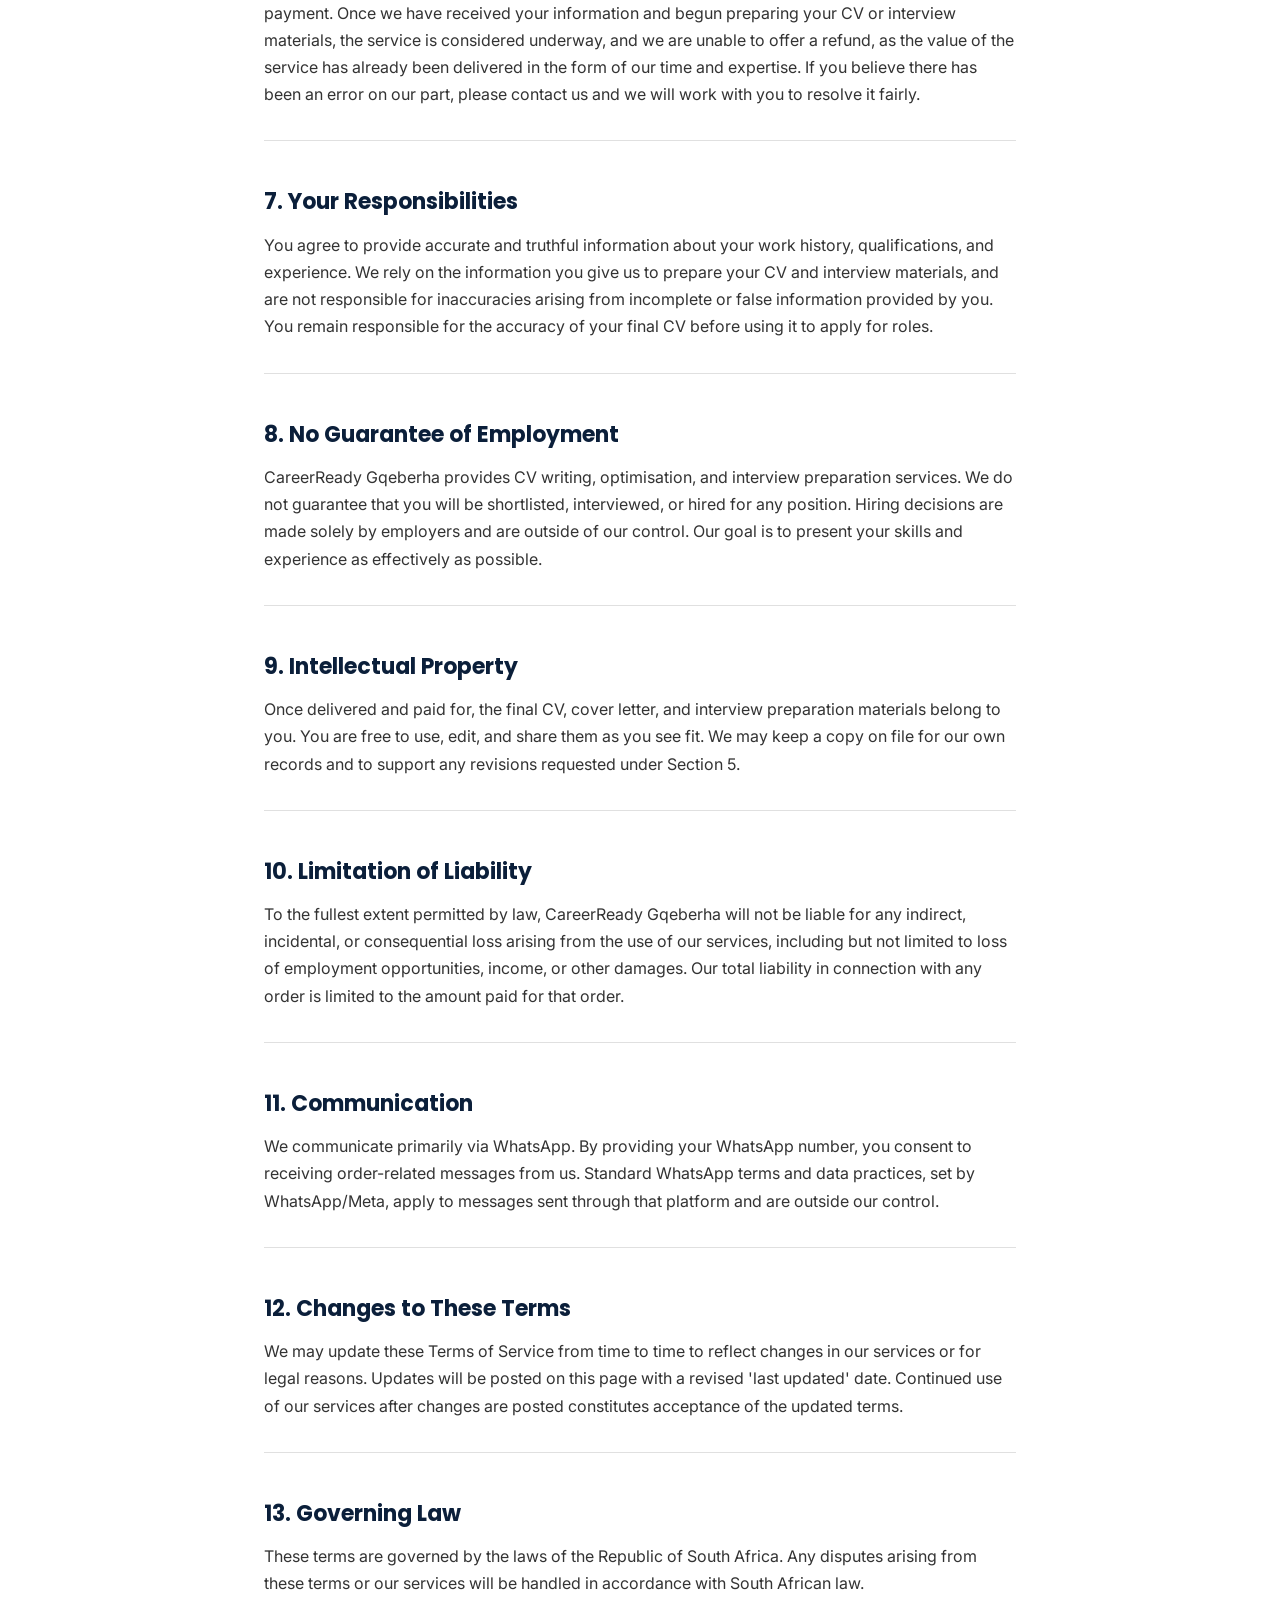
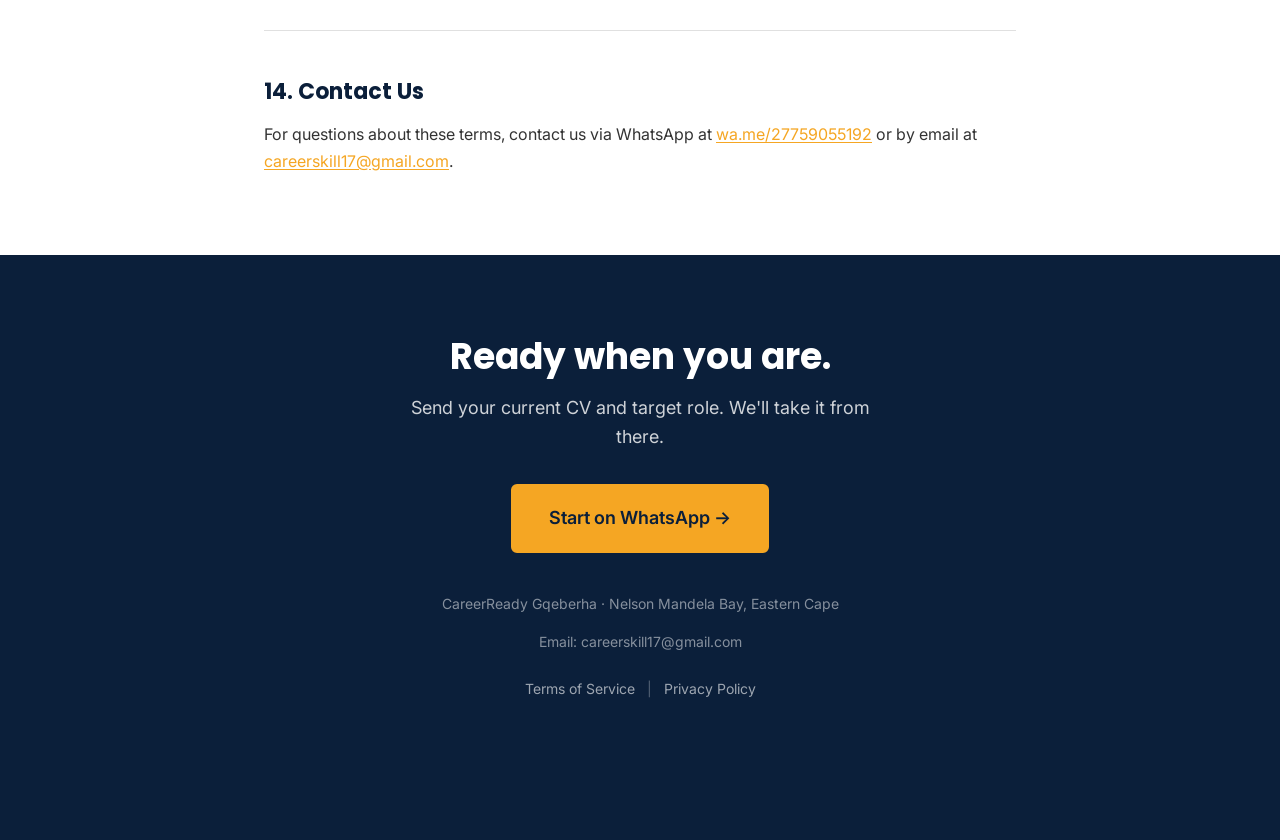
<file: terms.html>
<!DOCTYPE html>
<html lang="en">
<head>
  <meta charset="UTF-8">
  <meta name="viewport" content="width=device-width, initial-scale=1.0">
  <meta name="description" content="Terms of Service for CareerReady Gqeberha - CV writing and interview prep services in Nelson Mandela Bay, Eastern Cape.">
  <title>Terms of Service | CareerReady Gqeberha</title>
  <link rel="preconnect" href="https://fonts.googleapis.com">
  <link rel="preconnect" href="https://fonts.gstatic.com" crossorigin>
  <link href="https://fonts.googleapis.com/css2?family=Inter:wght@400;500;600&family=Poppins:wght@700;800&display=swap" rel="stylesheet">
  <link rel="stylesheet" href="css/style.css">
  <link rel="icon" type="image/svg+xml" href="data:image/svg+xml,%3Csvg xmlns='http://www.w3.org/2000/svg' viewBox='0 0 100 100'%3E%3Ccircle cx='50' cy='50' r='50' fill='%230B1F3A'/%3E%3Ctext x='50' y='62' font-family='Arial, sans-serif' font-weight='900' font-size='42' fill='%23FFFFFF' text-anchor='middle'%3ECR%3C/text%3E%3Crect x='30' y='72' width='40' height='4' rx='2' fill='%23F5A623'/%3E%3C/svg%3E">
  <meta property="og:title" content="Terms of Service | CareerReady Gqeberha">
  <meta property="og:description" content="Terms of Service for CareerReady Gqeberha CV writing and interview prep services in Nelson Mandela Bay.">
  <meta property="og:type" content="website">
  <meta property="og:image" content="https://jarredjuliusbuilds.github.io/Career-ready-GQ/assets/og-image.png">
  <meta property="og:url" content="https://jarredjuliusbuilds.github.io/Career-ready-GQ/terms.html">
  <link rel="canonical" href="https://jarredjuliusbuilds.github.io/Career-ready-GQ/terms.html">
  <meta name="twitter:card" content="summary_large_image">
  <meta name="twitter:title" content="Terms of Service | CareerReady Gqeberha">
  <meta name="twitter:description" content="Terms of Service for CareerReady Gqeberha CV writing and interview prep services in Nelson Mandela Bay.">
  <meta name="twitter:image" content="https://jarredjuliusbuilds.github.io/Career-ready-GQ/assets/og-image.png">
</head>
<body>
  <a href="#main" class="skip-link">Skip to main content</a>
  <div id="scrollProgress" class="scroll-progress" aria-hidden="true"></div>

  <nav class="nav" role="navigation" aria-label="Main navigation">
    <div class="nav__inner">
      <a href="index.html" class="nav__logo" aria-label="CareerReady Gqeberha home">
        <span class="nav__logo-badge" aria-hidden="true">
          <svg width="40" height="40" viewBox="0 0 1000 1000" xmlns="http://www.w3.org/2000/svg">
            <circle cx="500" cy="500" r="500" fill="#0B1F3A"/>
            <text x="500" y="565" font-family="Arial, sans-serif" font-weight="900"
              font-size="430" letter-spacing="-16" fill="#FFFFFF" text-anchor="middle">CR</text>
            <rect x="305" y="713" width="390" height="26" rx="13" fill="#F5A623"/>
          </svg>
        </span>
        CareerReady <span class="nav__logo--accent">Gqeberha</span>
      </a>
      <ul class="nav__links" role="list">
        <li><a href="index.html" class="nav__link">Home</a></li>
        <li><a href="index.html#packages" class="nav__link">Packages</a></li>
        <li><a href="index.html#contact" class="nav__link">Contact</a></li>
      </ul>
      <div class="nav__actions">
        <a href="https://wa.me/27759055192" class="nav__cta" target="_blank" rel="noopener noreferrer" aria-label="Message us on WhatsApp">WhatsApp Us</a>
        <button id="hamburger" class="hamburger" aria-label="Open navigation menu" aria-expanded="false" aria-controls="mobileMenu" type="button">
          <span class="hamburger__line" aria-hidden="true"></span>
          <span class="hamburger__line" aria-hidden="true"></span>
          <span class="hamburger__line" aria-hidden="true"></span>
        </button>
      </div>
    </div>
  </nav>

  <div id="mobileMenuOverlay" class="mobile-menu-overlay" aria-hidden="true"></div>
  <aside id="mobileMenu" class="mobile-menu" role="navigation" aria-label="Mobile navigation">
    <a href="index.html" class="mobile-menu__link">Home</a>
    <a href="index.html#packages" class="mobile-menu__link">Packages</a>
    <a href="index.html#contact" class="mobile-menu__link">Contact</a>
    <a href="https://wa.me/27759055192" class="btn btn--primary mobile-menu__cta" target="_blank" rel="noopener noreferrer">WhatsApp Us</a>
  </aside>

  <header class="hero about-hero" role="banner">
    <div class="hero__content">
      <h1 class="hero__heading">Terms of Service</h1>
      <p class="hero__subtext">Last updated: 17 October 2026. Please read these terms carefully before using CareerReady Gqeberha's services.</p>
    </div>
  </header>

  <main id="main">
    <section class="legal">
      <div class="legal__container">
        <article class="legal__section">
          <h2 class="legal__heading">1. Who We Are</h2>
          <p>CareerReady Gqeberha ('we', 'us', 'our') provides CV writing, CV optimisation, and interview preparation services to job seekers in Nelson Mandela Bay, South Africa. We operate primarily via WhatsApp (wa.me/27759055192) and this website. By ordering a package or otherwise engaging our services, you ('you', 'the client') agree to these Terms of Service.</p>
        </article>

        <article class="legal__section">
          <h2 class="legal__heading">2. Our Services</h2>
          <p>We offer three core packages: the Retail-Ready Starter Pack, the Factory-Ready Starter Pack and the Coega-Ready Technical Pack, each including a rewritten CV, a cover letter and an interview preparation sheet tailored to your target role. Current pricing is listed on our Packages page.</p>
        </article>

        <article class="legal__section">
          <h2 class="legal__heading">3. Ordering and Payment</h2>
          <p>To begin, you send us your current CV (if you have one) and details of the role or industry you are applying for, via WhatsApp or email. Payment is by EFT bank transfer, with banking details provided directly on WhatsApp once your package has been confirmed. Work begins once payment has been received, unless otherwise agreed.</p>
        </article>

        <article class="legal__section">
          <h2 class="legal__heading">4. Turnaround Times</h2>
          <p>All packages are delivered within 3 working days from the date we receive full payment and all information required to complete your order. Delays in providing requested information may extend this timeframe.</p>
        </article>

        <article class="legal__section">
          <h2 class="legal__heading">5. Revisions</h2>
          <p>Each package includes one free revision, provided the request is made within 7 days of delivery. Revisions beyond this may be offered at our discretion, with additional charges where appropriate.</p>
        </article>

        <article class="legal__section">
          <h2 class="legal__heading">6. Cancellations and Refunds</h2>
          <p>You may cancel your order at no charge at any time before you have provided your CV details and payment. Once we have received your information and begun preparing your CV or interview materials, the service is considered underway, and we are unable to offer a refund, as the value of the service has already been delivered in the form of our time and expertise. If you believe there has been an error on our part, please contact us and we will work with you to resolve it fairly.</p>
        </article>

        <article class="legal__section">
          <h2 class="legal__heading">7. Your Responsibilities</h2>
          <p>You agree to provide accurate and truthful information about your work history, qualifications, and experience. We rely on the information you give us to prepare your CV and interview materials, and are not responsible for inaccuracies arising from incomplete or false information provided by you. You remain responsible for the accuracy of your final CV before using it to apply for roles.</p>
        </article>

        <article class="legal__section">
          <h2 class="legal__heading">8. No Guarantee of Employment</h2>
          <p>CareerReady Gqeberha provides CV writing, optimisation, and interview preparation services. We do not guarantee that you will be shortlisted, interviewed, or hired for any position. Hiring decisions are made solely by employers and are outside of our control. Our goal is to present your skills and experience as effectively as possible.</p>
        </article>

        <article class="legal__section">
          <h2 class="legal__heading">9. Intellectual Property</h2>
          <p>Once delivered and paid for, the final CV, cover letter, and interview preparation materials belong to you. You are free to use, edit, and share them as you see fit. We may keep a copy on file for our own records and to support any revisions requested under Section 5.</p>
        </article>

        <article class="legal__section">
          <h2 class="legal__heading">10. Limitation of Liability</h2>
          <p>To the fullest extent permitted by law, CareerReady Gqeberha will not be liable for any indirect, incidental, or consequential loss arising from the use of our services, including but not limited to loss of employment opportunities, income, or other damages. Our total liability in connection with any order is limited to the amount paid for that order.</p>
        </article>

        <article class="legal__section">
          <h2 class="legal__heading">11. Communication</h2>
          <p>We communicate primarily via WhatsApp. By providing your WhatsApp number, you consent to receiving order-related messages from us. Standard WhatsApp terms and data practices, set by WhatsApp/Meta, apply to messages sent through that platform and are outside our control.</p>
        </article>

        <article class="legal__section">
          <h2 class="legal__heading">12. Changes to These Terms</h2>
          <p>We may update these Terms of Service from time to time to reflect changes in our services or for legal reasons. Updates will be posted on this page with a revised 'last updated' date. Continued use of our services after changes are posted constitutes acceptance of the updated terms.</p>
        </article>

        <article class="legal__section">
          <h2 class="legal__heading">13. Governing Law</h2>
          <p>These terms are governed by the laws of the Republic of South Africa. Any disputes arising from these terms or our services will be handled in accordance with South African law.</p>
        </article>

        <article class="legal__section">
          <h2 class="legal__heading">14. Contact Us</h2>
          <p>For questions about these terms, contact us via WhatsApp at <a href="https://wa.me/27759055192">wa.me/27759055192</a> or by email at <a href="mailto:careerskill17@gmail.com">careerskill17@gmail.com</a>.</p>
        </article>
      </div>
    </section>
  </main>

  <footer class="footer" id="contact" role="contentinfo">
    <div class="footer__content">
      <h2 class="footer__heading">Ready when you are.</h2>
      <p class="footer__text">Send your current CV and target role. We'll take it from there.</p>
      <a href="https://wa.me/27759055192" class="btn btn--primary btn--large" target="_blank" rel="noopener noreferrer">Start on WhatsApp →</a>
      <p class="footer__copyright">CareerReady Gqeberha · Nelson Mandela Bay, Eastern Cape</p>
      <p class="footer__hours">Email: <a href="mailto:careerskill17@gmail.com" class="footer__email">careerskill17@gmail.com</a></p>
      <nav class="footer__legal" aria-label="Legal links">
        <a href="terms.html" class="footer__legal-link">Terms of Service</a>
        <span class="footer__legal-separator" aria-hidden="true">|</span>
        <a href="privacy.html" class="footer__legal-link">Privacy Policy</a>
      </nav>
    </div>
  </footer>

  <a href="https://wa.me/27759055192" class="fab-whatsapp" target="_blank" rel="noopener noreferrer" aria-label="Message us on WhatsApp">
    <svg xmlns="http://www.w3.org/2000/svg" viewBox="0 0 24 24" fill="currentColor" width="28" height="28" aria-hidden="true"><path d="M17.472 14.382c-.297-.149-1.758-.867-2.03-.967-.273-.099-.471-.148-.67.15-.197.297-.767.966-.94 1.164-.173.199-.347.223-.644.075-.297-.15-1.255-.463-2.39-1.475-.883-.788-1.48-1.761-1.653-2.059-.173-.297-.018-.458.13-.606.134-.133.298-.347.446-.52.149-.174.198-.298.298-.472.099-.174.05-.369-.025-.52-.075-.149-.669-1.612-.916-2.207-.242-.579-.487-.5-.669-.51-.173-.008-.371-.01-.57-.01-.198 0-.52.074-.792.372-.272.297-1.04 1.016-1.04 2.479 0 1.462 1.065 2.875 1.213 3.074.149.198 2.095 3.2 5.077 4.487.709.306 1.263.489 1.694.625.712.227 1.36.195 1.871.118.571-.085 1.758-.719 2.006-1.413.248-.694.248-1.289.173-1.413-.074-.124-.272-.198-.57-.347m-5.421 7.403h-.004a9.87 9.87 0 01-5.031-1.378 9.86 9.86 0 01-1.379-5.031h-.003A9.87 9.87 0 012.25 12.25c0-2.66 1.09-5.14 2.898-6.937a9.825 9.825 0 016.951-2.914 9.828 9.828 0 016.951 2.914 9.825 9.825 0 012.898 6.937c0 2.659-1.08 5.13-2.887 6.92a9.839 9.839 0 01-3.458 1.137"/></svg>
  </a>

  <button id="scrollToTop" class="scroll-to-top" aria-label="Scroll to top" type="button">
    <svg xmlns="http://www.w3.org/2000/svg" viewBox="0 0 24 24" fill="none" stroke="currentColor" stroke-width="2.5" stroke-linecap="round" stroke-linejoin="round" width="24" height="24" aria-hidden="true"><polyline points="18 15 12 9 6 15"></polyline></svg>
  </button>

  <script src="js/main.js"></script>
</body>
</html>
</file>
<file: css/style.css>
*, *::before, *::after {
  box-sizing: border-box;
  margin: 0;
  padding: 0;
}

:root {
  --color-navy: #0B1F3A;
  --color-amber: #F5A623;
  --color-white: #FFFFFF;
  --color-light-grey: #F4F4F4;
  --color-green: #1F9D55;
  --font-heading: 'Poppins', sans-serif;
  --font-body: 'Inter', sans-serif;
  --container-width: 1120px;
  --nav-height: 72px;
  --transition-fast: 150ms ease;
  --transition-normal: 200ms ease;
  --color-bg: #FFFFFF;
  --color-bg-alt: #F4F4F4;
  --color-surface: #FFFFFF;
  --color-text-primary: #0B1F3A;
  --color-text-secondary: #333333;
  --color-text-muted: #666666;
  --color-border: #E0E0E0;
}

html {
  scroll-behavior: smooth;
}

body {
  font-family: var(--font-body);
  font-weight: 400;
  font-size: 1rem;
  line-height: 1.6;
  color: var(--color-text-primary);
  background-color: var(--color-bg);
  transition: background-color var(--transition-normal), color var(--transition-normal);
  overflow-wrap: anywhere;
}

h1, h2, h3, h4 {
  font-family: var(--font-heading);
  font-weight: 700;
  line-height: 1.2;
  color: var(--color-text-primary);
  overflow-wrap: anywhere;
}

p, li, .stat__label, .footer__text, .footer__hours, .footer__copyright, .legal__section p, .legal__list li {
  overflow-wrap: anywhere;
}

h1, h2, h3, h4 {
  font-family: var(--font-heading);
  font-weight: 700;
  line-height: 1.2;
  color: var(--color-text-primary);
}

a {
  color: inherit;
  text-decoration: none;
  overflow-wrap: anywhere;
}

ul {
  list-style: none;
}

img {
  max-width: 100%;
  height: auto;
  display: block;
}

.visually-hidden {
  position: absolute;
  width: 1px;
  height: 1px;
  padding: 0;
  margin: -1px;
  overflow: hidden;
  clip: rect(0, 0, 0, 0);
  white-space: nowrap;
  border: 0;
}

.container {
  width: 100%;
  max-width: var(--container-width);
  margin: 0 auto;
  padding: 0 24px;
}

@media (max-width: 599px) {
  .container {
    padding: 0 20px;
  }
}

.btn {
  display: inline-flex;
  align-items: center;
  justify-content: center;
  font-family: var(--font-body);
  font-weight: 600;
  font-size: 1rem;
  padding: 14px 28px;
  border-radius: 6px;
  border: 2px solid transparent;
  cursor: pointer;
  transition: all 0.2s ease;
}

.btn--primary {
  background-color: var(--color-amber);
  color: var(--color-navy);
  border-color: var(--color-amber);
}

.btn--primary:hover,
.btn--primary:focus {
  background-color: #e0961e;
  border-color: #e0961e;
  transform: translateY(-1px);
}

.btn--outline {
  background-color: transparent;
  color: var(--color-white);
  border-color: var(--color-white);
}

.btn--outline:hover,
.btn--outline:focus {
  background-color: rgba(255, 255, 255, 0.1);
  transform: translateY(-1px);
}

.btn--large {
  padding: 18px 36px;
  font-size: 1.125rem;
}

.nav {
  position: sticky;
  top: 0;
  z-index: 100;
  height: var(--nav-height);
  background-color: var(--color-navy);
  color: var(--color-white);
}

.nav__inner {
  display: flex;
  align-items: center;
  justify-content: space-between;
  height: 100%;
  max-width: var(--container-width);
  margin: 0 auto;
  padding: 0 16px;
  gap: 12px;
}

.nav__logo {
  display: flex;
  align-items: center;
  gap: 6px;
  font-family: var(--font-heading);
  font-weight: 800;
  font-size: 1.1rem;
  color: var(--color-white);
  white-space: nowrap;
}

.nav__logo-badge {
  display: inline-flex;
  flex-shrink: 0;
  width: 30px;
  height: 30px;
}

.nav__logo-badge svg {
  width: 100%;
  height: 100%;
  display: block;
}

.nav__logo--accent {
  color: var(--color-amber);
}

.nav__links {
  display: flex;
  align-items: center;
  gap: 24px;
}

.nav__link {
  font-family: var(--font-body);
  font-weight: 500;
  font-size: 0.875rem;
  color: rgba(255, 255, 255, 0.85);
  transition: color 0.2s ease;
  white-space: nowrap;
}

.nav__link:hover,
.nav__link:focus {
  color: var(--color-amber);
}

.nav__cta {
  font-family: var(--font-body);
  font-weight: 600;
  font-size: 0.875rem;
  padding: 8px 14px;
  background-color: var(--color-amber);
  color: var(--color-navy);
  border-radius: 6px;
  transition: background-color 0.2s ease, transform 0.2s ease;
  white-space: nowrap;
}

.nav__cta:hover,
.nav__cta:focus {
  background-color: #e0961e;
  transform: translateY(-1px);
}

@media (max-width: 599px) {
  .nav__inner {
    padding: 0 10px;
    gap: 6px;
  }

  .nav__logo {
    font-size: 0.95rem;
    gap: 5px;
  }

  .nav__logo-badge {
    width: 30px;
    height: 30px;
  }

  .nav__logo--accent {
    display: none;
  }

  .nav__cta {
    font-size: 0.78rem;
    padding: 6px 9px;
  }

  .nav__link {
    font-size: 0.8rem;
  }

  .hamburger {
    width: 40px;
    height: 40px;
    padding: 5px;
  }

  .hamburger__line {
    width: 100%;
    height: 2px;
  }
}

.hero {
  background-color: var(--color-navy);
  color: var(--color-white);
  padding: 80px 0 60px;
}

.hero__content {
  max-width: var(--container-width);
  margin: 0 auto;
  padding: 0 24px;
  text-align: center;
}

.hero__eyebrow {
  font-family: var(--font-body);
  font-weight: 500;
  font-size: 1rem;
  color: var(--color-amber);
  letter-spacing: 0.1em;
  text-transform: uppercase;
  margin-bottom: 16px;
}

.hero__heading {
  font-size: clamp(2.5rem, 5vw, 3.75rem);
  font-weight: 800;
  line-height: 1.15;
  margin-bottom: 24px;
  color: var(--color-white);
}

.hero__subtext {
  font-family: var(--font-body);
  font-weight: 400;
  font-size: 1.125rem;
  color: rgba(255, 255, 255, 0.85);
  max-width: 680px;
  margin: 0 auto 40px;
  line-height: 1.7;
}

.hero__actions {
  display: flex;
  flex-wrap: wrap;
  justify-content: center;
  gap: 16px;
  margin-bottom: 60px;
}

.hero__stats {
  display: flex;
  flex-wrap: wrap;
  justify-content: center;
  gap: 40px;
  padding-top: 40px;
  border-top: 1px solid rgba(255, 255, 255, 0.15);
}

.stat {
  text-align: center;
  min-width: 140px;
}

.stat__number {
  font-family: var(--font-heading);
  font-weight: 800;
  font-size: clamp(2rem, 4vw, 2.75rem);
  color: var(--color-amber);
  line-height: 1;
  display: block;
  margin-bottom: 8px;
}

.stat__label {
  font-family: var(--font-body);
  font-weight: 400;
  font-size: 0.875rem;
  color: rgba(255, 255, 255, 0.7);
  line-height: 1.4;
}

.mission {
  background-color: var(--color-white);
  padding: 80px 0;
}

.mission__grid {
  display: grid;
  grid-template-columns: 1fr 1fr;
  gap: 48px;
  max-width: var(--container-width);
  margin: 0 auto;
  padding: 0 24px;
}

.mission__card {
  padding: 0 8px;
}

.mission__label {
  font-family: var(--font-body);
  font-weight: 600;
  font-size: 0.875rem;
  color: var(--color-amber);
  text-transform: uppercase;
  letter-spacing: 0.08em;
  display: block;
  margin-bottom: 12px;
}

.mission__title {
  font-size: 1.75rem;
  font-weight: 700;
  margin-bottom: 16px;
}

.mission__text {
  font-family: var(--font-body);
  font-weight: 400;
  font-size: 1rem;
  line-height: 1.7;
  color: var(--color-text-secondary);
}

.packages {
  background-color: var(--color-light-grey);
  padding: 80px 0;
}

.section__heading {
  font-size: clamp(2rem, 4vw, 2.75rem);
  font-weight: 700;
  text-align: center;
  margin-bottom: 48px;
}

.packages__grid {
  display: grid;
  grid-template-columns: repeat(3, 1fr);
  gap: 32px;
  max-width: var(--container-width);
  margin: 0 auto;
  padding: 0 24px;
}

@media (max-width: 959px) {
  .packages__grid {
    grid-template-columns: 1fr;
  }

  .package {
    width: 100%;
    max-width: 520px;
    margin: 0 auto;
    padding: 28px 24px;
  }
}

.packages__intro {
  max-width: 640px;
  margin: 0 auto;
  text-align: center;
}

.package {
  background-color: var(--color-surface);
  border-radius: 12px;
  padding: 32px;
  border-top: 4px solid var(--color-amber);
  box-shadow: 0 4px 20px rgba(11, 31, 58, 0.08);
  display: flex;
  flex-direction: column;
  transition: transform var(--transition-normal), box-shadow var(--transition-normal);
}

.package__header {
  margin-bottom: 12px;
}

.package__name {
  font-size: 1.375rem;
  font-weight: 700;
  margin-bottom: 4px;
}

.package__price {
  font-family: var(--font-heading);
  font-weight: 700;
  font-size: 2rem;
  color: var(--color-navy);
}

.package__target {
  font-family: var(--font-body);
  font-weight: 400;
  font-size: 0.9375rem;
  color: var(--color-text-muted);
  margin-bottom: 24px;
  line-height: 1.5;
}

.package__features {
  flex: 1;
  margin-bottom: 28px;
}

.package__features li {
  display: flex;
  align-items: flex-start;
  gap: 12px;
  font-family: var(--font-body);
  font-weight: 400;
  font-size: 0.9375rem;
  line-height: 1.6;
  color: var(--color-text-secondary);
  padding: 10px 0;
  border-bottom: 1px solid var(--color-border);
}

.package__features li:last-child {
  border-bottom: none;
}

.checkmark {
  flex-shrink: 0;
  width: 22px;
  height: 22px;
  margin-top: 2px;
  background-image: url("data:image/svg+xml,%3Csvg xmlns='http://www.w3.org/2000/svg' viewBox='0 0 24 24' fill='none' stroke='%231F9D55' stroke-width='3' stroke-linecap='round' stroke-linejoin='round'%3E%3Cpolyline points='20 6 9 17 4 12'%3E%3C/polyline%3E%3C/svg%3E");
  background-size: contain;
  background-repeat: no-repeat;
  background-position: center;
}

.package__badge {
  display: inline-block;
  font-family: var(--font-body);
  font-weight: 600;
  font-size: 0.75rem;
  color: var(--color-navy);
  background-color: var(--color-amber);
  padding: 4px 10px;
  border-radius: 999px;
  margin-bottom: 8px;
  text-transform: uppercase;
  letter-spacing: 0.05em;
}

.package__standard-price {
  font-family: var(--font-body);
  font-weight: 400;
  font-size: 0.8125rem;
  color: var(--color-text-muted);
  margin-top: 4px;
}

.package__cta {
  width: 100%;
}

/* ============================================
   HOW IT WORKS
   ============================================ */
.how-it-works {
  background-color: var(--color-bg);
  padding: 80px 0;
}

.how-it-works__grid {
  display: grid;
  grid-template-columns: repeat(4, 1fr);
  gap: 32px;
  max-width: var(--container-width);
  margin: 0 auto;
  padding: 0 24px;
}

.how-it-works__step {
  text-align: center;
  padding: 0 16px;
}

.how-it-works__number {
  display: inline-flex;
  align-items: center;
  justify-content: center;
  width: 48px;
  height: 48px;
  font-family: var(--font-heading);
  font-weight: 800;
  font-size: 1.5rem;
  color: var(--color-white);
  background-color: var(--color-amber);
  border-radius: 50%;
  margin-bottom: 16px;
}

.how-it-works__title {
  font-size: 1.25rem;
  font-weight: 700;
  margin-bottom: 12px;
}

.how-it-works__text {
  font-family: var(--font-body);
  font-weight: 400;
  font-size: 0.9375rem;
  line-height: 1.6;
  color: var(--color-text-secondary);
}

.footer__hours {
  font-family: var(--font-body);
  font-weight: 400;
  font-size: 0.875rem;
  color: rgba(255, 255, 255, 0.5);
  margin-top: 16px;
  margin-bottom: 8px;
}

@media (max-width: 760px) {
  .how-it-works__grid {
    grid-template-columns: 1fr;
    gap: 24px;
  }

  .how-it-works__step {
    padding: 0 8px;
  }
}

@media (max-width: 480px) {
  .how-it-works {
    padding: 60px 0;
  }

  .how-it-works__number {
    width: 40px;
    height: 40px;
    font-size: 1.25rem;
  }

  .how-it-works__title {
    font-size: 1.125rem;
  }

  .how-it-works__text {
    font-size: 0.875rem;
  }
}

@media (max-width: 959px) and (min-width: 600px) {
  .how-it-works__grid {
    grid-template-columns: repeat(2, 1fr);
    gap: 24px;
  }

  .how-it-works__step {
    padding: 0 12px;
  }
}

@media (max-width: 599px) {
  .how-it-works__grid {
    grid-template-columns: 1fr;
    gap: 24px;
  }

  .how-it-works__step {
    padding: 0 8px;
  }

  .how-it-works {
    padding: 60px 0;
  }

  .how-it-works__number {
    width: 40px;
    height: 40px;
    font-size: 1.25rem;
  }

  .how-it-works__title {
    font-size: 1.125rem;
  }

  .how-it-works__text {
    font-size: 0.875rem;
  }
}

.footer {
  background-color: var(--color-navy);
  color: var(--color-white);
  padding: 80px 0 max(140px, env(safe-area-inset-bottom, 16px) + 120px);
  text-align: center;
}

.footer__content {
  max-width: 520px;
  margin: 0 auto;
  padding: 0 24px;
}

.footer__heading {
  font-size: clamp(1.75rem, 4vw, 2.25rem);
  font-weight: 700;
  color: var(--color-white);
  margin-bottom: 16px;
}

.footer__text {
  font-family: var(--font-body);
  font-weight: 400;
  font-size: 1.125rem;
  color: rgba(255, 255, 255, 0.8);
  margin-bottom: 32px;
  line-height: 1.6;
}

.footer__copyright {
  font-family: var(--font-body);
  font-weight: 400;
  font-size: 0.875rem;
  color: rgba(255, 255, 255, 0.5);
  margin-top: 40px;
}

@media (max-width: 760px) {
  .mission__grid,
  .packages__grid {
    grid-template-columns: 1fr;
  }

  .hero__stats {
    gap: 24px;
  }

  .stat {
    min-width: 120px;
  }
}

@media (max-width: 720px) {
  .nav__links {
    display: none;
  }
}

@media (max-width: 599px) {
  .hero {
    padding: 60px 0 40px;
  }

  .hero__actions {
    flex-direction: column;
    align-items: stretch;
    gap: 12px;
  }

  .hero__actions .btn {
    width: 100%;
    max-width: none;
  }

  .btn {
    width: 100%;
    max-width: none;
  }

  .mission,
  .packages,
  .footer {
    padding: 60px 0;
  }

  .package {
    padding: 24px;
  }
}

.about-hero {
  background-color: var(--color-navy);
  color: var(--color-white);
  padding: 100px 0 80px;
}

.about-hero .hero__content {
  text-align: center;
}

.about-hero .hero__heading {
  margin-bottom: 16px;
}

.about-hero .hero__subtext {
  max-width: 680px;
  margin: 0 auto;
}

.about-mission {
  background-color: var(--color-bg);
  padding: 80px 0;
}

.about-mission .section__heading {
  text-align: center;
  margin-bottom: 32px;
}

.about__lead {
  font-family: var(--font-body);
  font-weight: 400;
  font-size: 1.125rem;
  line-height: 1.8;
  color: var(--color-text-secondary);
  max-width: 800px;
  margin: 0 auto;
  text-align: left;
}

.about-objectives {
  background-color: var(--color-bg-alt);
  padding: 80px 0;
}

.about-objectives .section__heading {
  text-align: center;
  margin-bottom: 16px;
}

.about__intro {
  font-family: var(--font-body);
  font-weight: 400;
  font-size: 1rem;
  line-height: 1.7;
  color: var(--color-text-muted);
  text-align: center;
  max-width: 720px;
  margin: 0 auto 48px;
}

.objectives__list {
  max-width: 800px;
  margin: 0 auto;
  padding: 0;
  list-style: none;
  counter-reset: objective-counter;
}

.objectives__item {
  display: flex;
  gap: 16px;
  padding: 20px 0;
  border-bottom: 1px solid var(--color-border);
  align-items: flex-start;
}

.objectives__item:last-child {
  border-bottom: none;
}

.objectives__content {
  flex: 1;
  font-family: var(--font-body);
  font-weight: 400;
  font-size: 0.9375rem;
  line-height: 1.7;
  color: var(--color-text-secondary);
}

.objectives__content strong {
  font-weight: 600;
  color: var(--color-text-primary);
}

.mission__more {
  text-align: center;
  margin-top: 40px;
  padding-top: 32px;
  border-top: 1px solid var(--color-border);
}

.mission__more-link {
  font-family: var(--font-body);
  font-weight: 500;
  font-size: 0.9375rem;
  color: var(--color-text-muted);
  transition: color var(--transition-fast);
}

.mission__more-link:hover,
.mission__more-link:focus {
  color: var(--color-amber);
}

@media (max-width: 760px) {
  .about-hero {
    padding: 80px 0 60px;
  }

  .about-mission,
  .about-objectives {
    padding: 60px 0;
  }

  .about__lead {
    font-size: 1rem;
  }

  .objectives__item {
    gap: 12px;
    padding: 16px 0;
  }

  .objectives__item::before {
    width: 30px;
    height: 30px;
    font-size: 0.875rem;
  }

  .objectives__content {
    font-size: 0.875rem;
  }
}

/* ============================================
   SKIP TO CONTENT LINK
   ============================================ */
.skip-link {
  position: absolute;
  top: -100%;
  left: 24px;
  z-index: 1000;
  padding: 12px 20px;
  background-color: var(--color-amber);
  color: var(--color-navy);
  font-family: var(--font-body);
  font-weight: 600;
  font-size: 0.9375rem;
  border-radius: 6px;
  text-decoration: none;
  transition: top var(--transition-fast);
}

.skip-link:focus {
  top: 24px;
  outline: 3px solid var(--color-amber);
  outline-offset: 2px;
}

/* ============================================
   NAV ACTIONS
   ============================================ */
.nav__actions {
  display: flex;
  align-items: center;
  gap: 12px;
}

.nav__cta {
  flex-shrink: 0;
}

@media (max-width: 720px) {
  .nav__links {
    display: none;
  }

  .hamburger {
    display: flex;
    flex-direction: column;
    justify-content: center;
    gap: 5px;
    width: 44px;
    height: 44px;
    background: transparent;
    border: none;
    cursor: pointer;
    padding: 8px;
    z-index: 200;
  }

  .hamburger__line {
    display: block;
    width: 100%;
    height: 2px;
    background-color: var(--color-white);
    border-radius: 2px;
    transition: transform var(--transition-normal), opacity var(--transition-normal);
    transform-origin: center;
  }

  .hamburger.is-active .hamburger__line:nth-child(1) {
    transform: translateY(7px) rotate(45deg);
  }

  .hamburger.is-active .hamburger__line:nth-child(2) {
    opacity: 0;
  }

  .hamburger.is-active .hamburger__line:nth-child(3) {
    transform: translateY(-7px) rotate(-45deg);
  }

  .hamburger:focus-visible {
    outline: 3px solid var(--color-amber);
    outline-offset: 2px;
    border-radius: 6px;
  }
}

/* ============================================
   MOBILE MENU
   ============================================ */
.mobile-menu-overlay {
  position: fixed;
  inset: 0;
  background-color: rgba(0, 0, 0, 0.6);
  z-index: 150;
  opacity: 0;
  visibility: hidden;
  transition: opacity var(--transition-normal), visibility var(--transition-normal);
}

.mobile-menu-overlay.is-visible {
  opacity: 1;
  visibility: visible;
}

.mobile-menu {
  position: fixed;
  top: 0;
  right: 0;
  bottom: 0;
  width: 100%;
  max-width: 100%;
  background-color: var(--color-navy);
  z-index: 160;
  padding: calc(var(--nav-height) + 24px) 24px 24px;
  transform: translateX(0);
  opacity: 0;
  visibility: hidden;
  pointer-events: none;
  transition: opacity var(--transition-normal), visibility var(--transition-normal);
  display: flex;
  flex-direction: column;
  gap: 16px;
  overflow-y: auto;
}

.mobile-menu.is-open {
  opacity: 1;
  visibility: visible;
  pointer-events: auto;
}

.mobile-menu__link {
  display: block;
  padding: 16px 0;
  font-family: var(--font-body);
  font-weight: 500;
  font-size: 1.125rem;
  color: var(--color-white);
  border-bottom: 1px solid rgba(255, 255, 255, 0.1);
  transition: color var(--transition-fast);
}

.mobile-menu__link:hover,
.mobile-menu__link:focus {
  color: var(--color-amber);
}

.mobile-menu__cta {
  margin-top: 8px;
  padding: 14px 28px;
  text-align: center;
}

/* ============================================
   HOVER & FOCUS STATES
   ============================================ */
a:not(.btn):not(.nav__link):not(.nav__cta):not(.mobile-menu__link):not(.skip-link):not(.faq__question):not(.footer__copyright):not(.mission__more-link) {
  transition: color var(--transition-fast);
}

a:hover:not(.btn):not(.nav__link):not(.nav__cta):not(.mobile-menu__link):not(.skip-link):not(.faq__question):not(.footer__copyright):not(.mission__more-link) {
  color: var(--color-amber);
  text-decoration: underline;
}

a:focus-visible:not(.btn):not(.nav__link):not(.nav__cta):not(.mobile-menu__link):not(.skip-link):not(.faq__question):not(.footer__copyright):not(.mission__more-link) {
  outline: 3px solid var(--color-amber);
  outline-offset: 2px;
  border-radius: 2px;
}

.package:hover {
  transform: translateY(-4px);
  box-shadow: 0 12px 40px rgba(11, 31, 58, 0.15);
}

.package:focus-within {
  outline: 3px solid var(--color-amber);
  outline-offset: 2px;
}

.btn:focus-visible,
.nav__link:focus-visible,
.nav__cta:focus-visible,
.mobile-menu__link:focus-visible,
.faq__question:focus-visible,
.scroll-to-top:focus-visible,
.fab-whatsapp:focus-visible {
  outline: 3px solid var(--color-amber);
  outline-offset: 2px;
}

.mission__card:hover .mission__title,
.mission__card:focus-within .mission__title {
  color: var(--color-amber);
}

.objectives__item:hover .objectives__content strong,
.objectives__item:focus-within .objectives__content strong {
  color: var(--color-amber);
}

/* ============================================
   SCROLL TO TOP BUTTON
   ============================================ */
.scroll-to-top {
  position: fixed;
  bottom: calc(max(16px, env(safe-area-inset-bottom)) + 72px);
  right: max(16px, env(safe-area-inset-right));
  width: 52px;
  height: 52px;
  display: flex;
  align-items: center;
  justify-content: center;
  background-color: var(--color-amber);
  color: var(--color-navy);
  border: none;
  border-radius: 50%;
  cursor: pointer;
  font-size: 1.5rem;
  line-height: 1;
  opacity: 0;
  visibility: hidden;
  transform: translateY(16px);
  transition: opacity var(--transition-normal), visibility var(--transition-normal), transform var(--transition-normal), background-color var(--transition-fast), bottom var(--transition-normal);
  z-index: 100;
  box-shadow: 0 4px 20px rgba(245, 166, 35, 0.4);
}

.scroll-to-top.is-visible {
  opacity: 1;
  visibility: visible;
  transform: translateY(0);
}

.scroll-to-top:hover {
  background-color: #e0961e;
  transform: translateY(-2px);
}

.scroll-to-top:focus-visible {
  outline: 3px solid var(--color-amber);
  outline-offset: 3px;
}

/* ============================================
   FLOATING WHATSAPP BUTTON
   ============================================ */
.fab-whatsapp {
  position: fixed;
  bottom: max(16px, env(safe-area-inset-bottom));
  right: max(16px, env(safe-area-inset-right));
  width: 52px;
  height: 52px;
  display: flex;
  align-items: center;
  justify-content: center;
  background-color: #25D366;
  color: var(--color-white);
  border: none;
  border-radius: 50%;
  cursor: pointer;
  font-size: 1.5rem;
  line-height: 1;
  text-decoration: none;
  box-shadow: 0 4px 20px rgba(37, 211, 102, 0.4);
  z-index: 110;
  transition: transform var(--transition-fast), box-shadow var(--transition-fast);
}

.fab-whatsapp:hover {
  transform: scale(1.08);
  box-shadow: 0 6px 28px rgba(37, 211, 102, 0.5);
}

.fab-whatsapp:focus-visible {
  outline: 3px solid #25D366;
  outline-offset: 3px;
}

/* ============================================
   FAQ ACCORDION
   ============================================ */
.faq {
  background-color: var(--color-bg);
  padding: 80px 0;
}

.faq__container {
  max-width: 800px;
  margin: 0 auto;
  padding: 0 24px;
}

.faq__heading {
  text-align: center;
  margin-bottom: 48px;
}

.faq__list {
  display: flex;
  flex-direction: column;
  gap: 12px;
}

.faq__item {
  background-color: var(--color-surface);
  border-radius: 12px;
  border: 1px solid var(--color-border);
  overflow: hidden;
}

.faq__question {
  width: 100%;
  display: flex;
  align-items: center;
  justify-content: space-between;
  gap: 16px;
  padding: 20px 24px;
  background: transparent;
  border: none;
  font-family: var(--font-heading);
  font-weight: 600;
  font-size: 1.125rem;
  color: var(--color-text-primary);
  text-align: left;
  cursor: pointer;
  transition: background-color var(--transition-fast);
}

.faq__question:hover {
  background-color: var(--color-bg-alt);
}

.faq__question:focus-visible {
  outline: 3px solid var(--color-amber);
  outline-offset: -3px;
  border-radius: 12px;
}

.faq__icon {
  flex-shrink: 0;
  width: 24px;
  height: 24px;
  display: flex;
  align-items: center;
  justify-content: center;
  color: var(--color-amber);
  transition: transform var(--transition-normal);
}

.faq__icon svg {
  width: 100%;
  height: 100%;
}

.faq__answer {
  max-height: 0;
  overflow: hidden;
  transition: max-height var(--transition-normal), padding var(--transition-normal);
}

.faq__answer-content {
  padding: 0 24px 24px;
  font-family: var(--font-body);
  font-weight: 400;
  font-size: 1rem;
  line-height: 1.7;
  color: var(--color-text-secondary);
}

.faq__item.is-open .faq__answer {
  max-height: 500px;
}

.faq__item.is-open .faq__icon {
  transform: rotate(180deg);
}

@media (max-width: 480px) {
  .faq {
    padding: 60px 0;
  }

  .faq__question {
    font-size: 1rem;
    padding: 16px;
  }

  .faq__answer-content {
    padding: 0 16px 16px;
    font-size: 0.9375rem;
  }
}



/* ============================================
   SCROLL PROGRESS BAR
   ============================================ */
.scroll-progress {
  position: fixed;
  top: 0;
  left: 0;
  height: 3px;
  background-color: var(--color-amber);
  width: 0%;
  z-index: 200;
  transition: width 100ms linear;
}

/* ============================================
   PACKAGE HOVER ENHANCEMENT
   ============================================ */
.package__cta:hover,
.package__cta:focus {
  background-color: #e0961e;
  border-color: #e0961e;
  transform: translateY(-1px);
}

/* ============================================
   LEGAL PAGES (Terms, Privacy)
   ============================================ */
.legal {
  background-color: var(--color-bg);
  padding: 80px 0;
}

.legal__container {
  max-width: 800px;
  margin: 0 auto;
  padding: 0 24px;
}

.legal__section {
  margin-bottom: 48px;
  padding-bottom: 32px;
  border-bottom: 1px solid var(--color-border);
}

.legal__section:last-child {
  border-bottom: none;
  margin-bottom: 0;
  padding-bottom: 0;
}

.legal__heading {
  font-size: 1.375rem;
  font-weight: 700;
  margin-bottom: 16px;
  color: var(--color-text-primary);
}

.legal__section p {
  font-family: var(--font-body);
  font-weight: 400;
  font-size: 1rem;
  line-height: 1.7;
  color: var(--color-text-secondary);
  margin-bottom: 16px;
}

.legal__section p:last-child {
  margin-bottom: 0;
}

.legal__section ul {
  margin-bottom: 16px;
  padding-left: 20px;
}

.legal__list {
  list-style: disc;
  padding-left: 24px;
  margin-top: 8px;
}

.legal__list li {
  font-family: var(--font-body);
  font-weight: 400;
  font-size: 1rem;
  line-height: 1.7;
  color: var(--color-text-secondary);
  margin-bottom: 8px;
}

.legal__list li:last-child {
  margin-bottom: 0;
}

.legal__section a {
  color: var(--color-amber);
  text-decoration: underline;
  text-underline-offset: 2px;
}

.legal__section a:hover,
.legal__section a:focus {
  color: var(--color-navy);
}

/* Footer legal links */
.footer__legal {
  display: flex;
  align-items: center;
  justify-content: center;
  gap: 12px;
  margin-top: 24px;
  flex-wrap: wrap;
}

.footer__legal-link {
  font-family: var(--font-body);
  font-weight: 400;
  font-size: 0.875rem;
  color: rgba(255, 255, 255, 0.6);
  transition: color var(--transition-fast);
}

.footer__legal-link:hover,
.footer__legal-link:focus {
  color: var(--color-amber);
  text-decoration: underline;
}

.footer__legal-separator {
  color: rgba(255, 255, 255, 0.3);
  font-size: 0.875rem;
}

@media (max-width: 599px) {
  .legal {
    padding: 60px 0;
  }

  .legal__container {
    padding: 0 20px;
  }

  .legal__heading {
    font-size: 1.25rem;
  }

  .legal__section {
    margin-bottom: 32px;
    padding-bottom: 24px;
  }

  .footer__legal {
    gap: 8px;
  }

  .footer__legal-link {
    font-size: 0.8125rem;
    padding: 6px 8px;
    min-height: 44px;
    display: inline-flex;
    align-items: center;
  }
}
</file>
